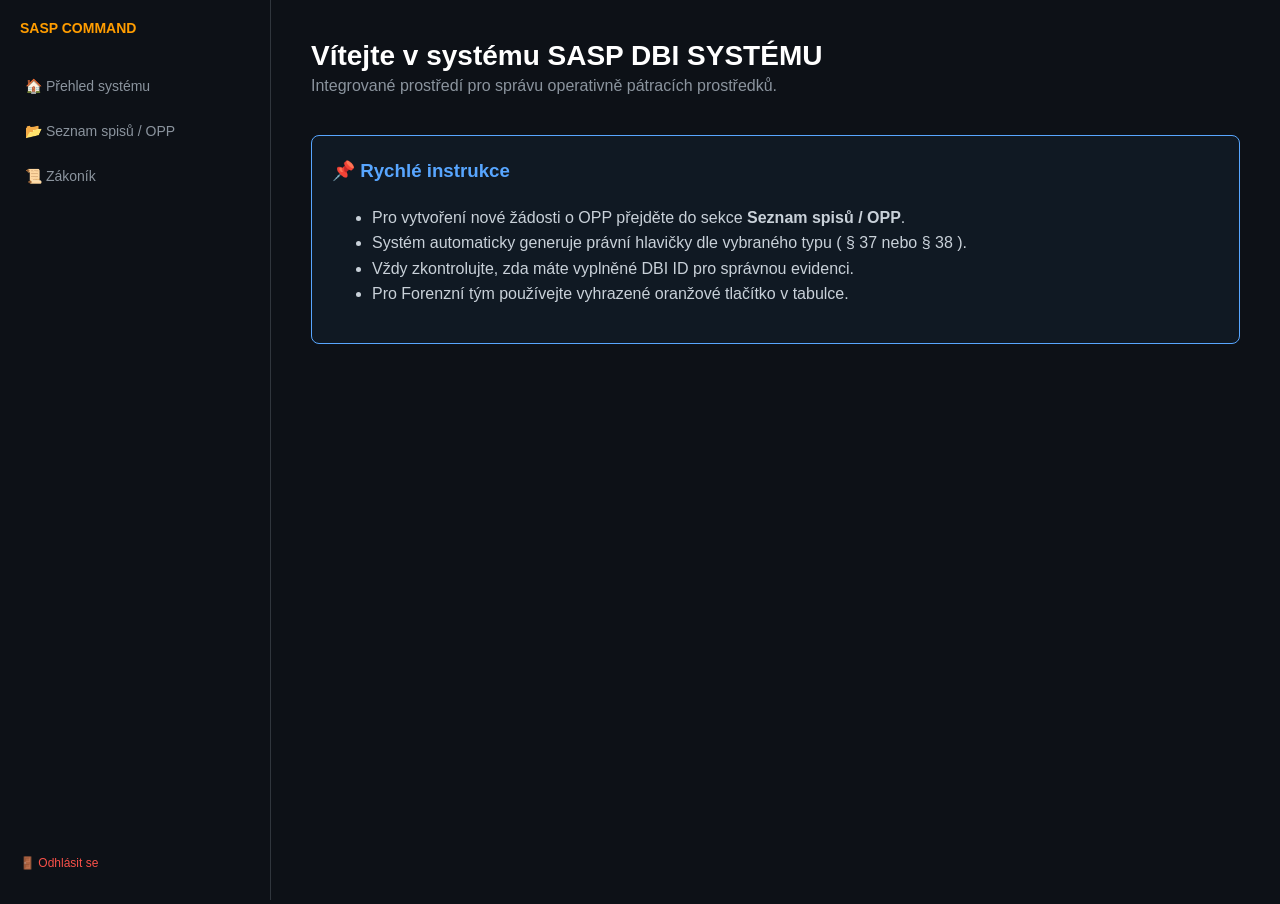
<file: index.html>
<!DOCTYPE html>
<html lang="cs">
<head>
    <meta charset="UTF-8">
    <title>SASP - Evidence</title>
    <style>
        :root { --bg: #0d1117; --side: #161b22; --border: #30363d; --accent: #58a6ff; --text: #c9d1d9; }
        body { background: var(--bg); color: var(--text); font-family: sans-serif; margin: 0; display: flex; height: 100vh; overflow: hidden; }
        .sidebar { width: 220px; background: var(--side); border-right: 1px solid var(--border); padding: 20px; display: flex; flex-direction: column; }
        .sidebar-header { color: #ffa657; font-size: 14px; font-weight: bold; margin-bottom: 25px; text-transform: uppercase; letter-spacing: 1px; }
        .nav-item { width: 100%; padding: 12px; margin-bottom: 8px; background: #21262d; border: 1px solid var(--border); color: #8b949e; border-radius: 6px; cursor: pointer; text-align: left; transition: 0.2s; }
        .nav-item:hover { background: #30363d; color: #fff; border-color: var(--accent); }
        .nav-item.active { background: #1f6feb; color: #fff; border-color: var(--accent); }
        .main { flex-grow: 1; position: relative; }
        iframe { width: 100%; height: 100%; border: none; }
        .right-panel { width: 350px; background: var(--side); border-left: 1px solid var(--border); padding: 15px; display: flex; flex-direction: column; }
        .right-panel h3 { color: var(--accent); font-size: 13px; margin: 0 0 10px 0; text-transform: uppercase; border-bottom: 1px solid var(--border); padding-bottom: 10px; }
        textarea { flex-grow: 1; background: var(--bg); color: var(--text); border: 1px solid var(--border); padding: 10px; resize: none; font-family: monospace; font-size: 11px; border-radius: 4px; }
        .btn-group { display: flex; gap: 5px; margin-top: 10px; }
        .btn { flex: 1; padding: 10px; border: none; border-radius: 4px; cursor: pointer; font-weight: bold; font-size: 11px; text-transform: uppercase; }
        .btn-copy { background: #238636; color: white; }
        .btn-clear { background: #f85149; color: white; }
    </style>
</head>
<body>
    
<div class="main">
    <iframe id="content-frame" src="dashboard.html"></iframe>
</div>

<script>
    function loadPage(btn, url) {
        document.querySelectorAll('.nav-item').forEach(b => b.classList.remove('active'));
        if(btn) btn.classList.add('active');
        document.getElementById('content-frame').src = url;
    }

    window.addEventListener('message', function(e) {
        if (e.data.action === 'open_case') {
            loadPage(null, 'evidence.html?id=' + e.data.caseId);
        } else if (typeof e.data === 'string') {
            document.getElementById('report-area').value = e.data;
        }
    });

    function copyText() {
        const area = document.getElementById('report-area');
        area.select();
        document.execCommand('copy');
        alert("Zkopírováno do schránky!");
    }
</script>
</body>
</html>
</file>
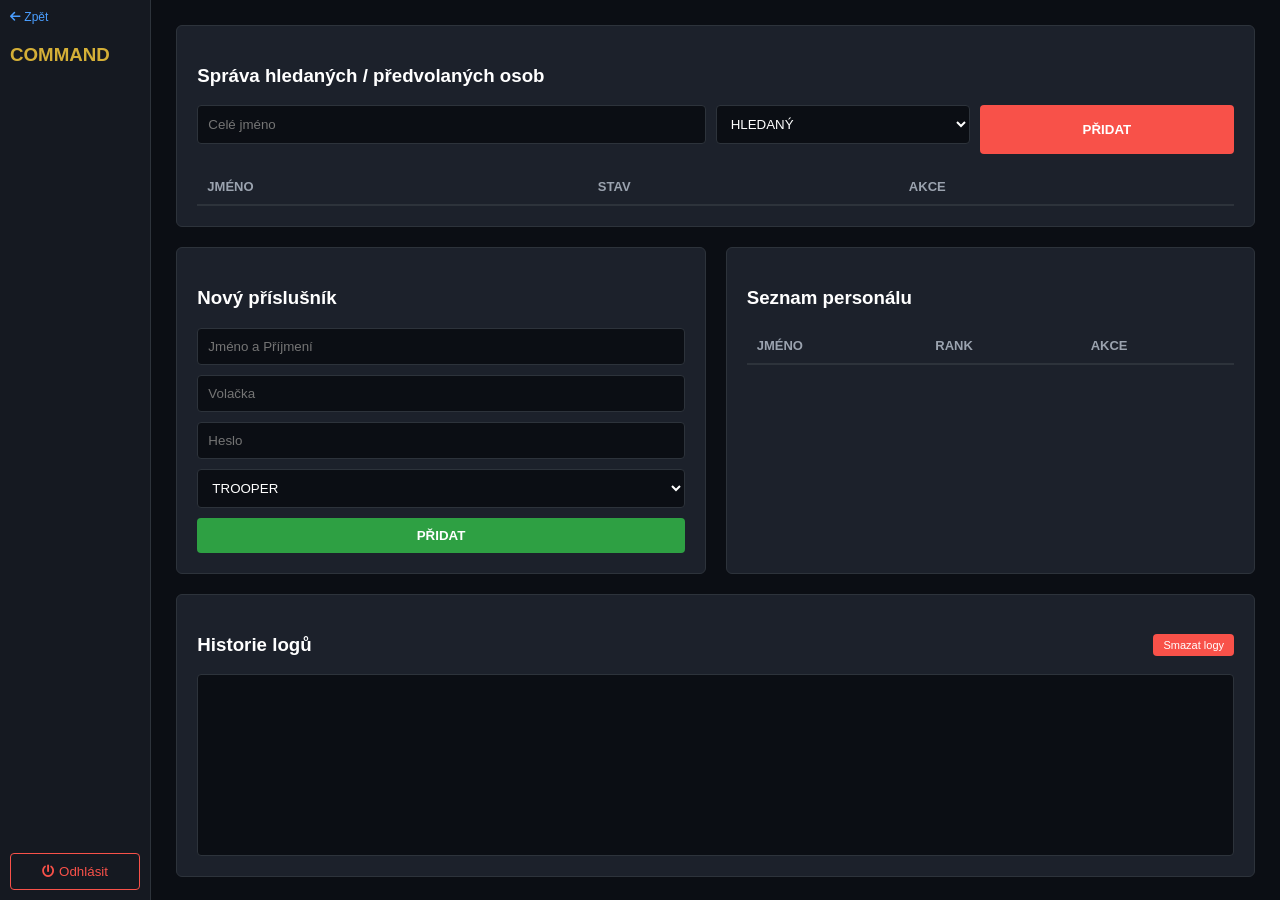
<file: admin.html>
<!DOCTYPE html>
<html lang="cs">
<head>
    <meta charset="UTF-8">
    <title>SASP - Administrace</title>
    <link rel="stylesheet" href="https://cdnjs.cloudflare.com/ajax/libs/font-awesome/6.0.0/css/all.min.css">
    <style>
        :root { --bg-dark: #0b0e14; --sidebar-bg: #151921; --card-bg: #1c212b; --accent-blue: #4a9eff; --border: #2d333b; --gold: #d4af37; --danger: #f85149; --success: #2ea043; }
        body { font-family: 'Segoe UI', sans-serif; background: var(--bg-dark); color: white; margin: 0; display: flex; height: 100vh; }
        .sidebar { width: 200px; background: var(--sidebar-bg); border-right: 1px solid var(--border); padding: 10px; display: flex; flex-direction: column; }
        .main { flex-grow: 1; padding: 25px; overflow-y: auto; }
        .card { background: var(--card-bg); border: 1px solid var(--border); padding: 20px; border-radius: 6px; margin-bottom: 20px; }
        table { width: 100%; border-collapse: collapse; font-size: 13px; }
        th { text-align: left; padding: 10px; color: #9ba3af; border-bottom: 2px solid var(--border); }
        td { padding: 10px; border-bottom: 1px solid var(--border); }
        input, select { background: #0b0e14; border: 1px solid var(--border); color: white; padding: 10px; border-radius: 4px; width: 100%; box-sizing: border-box; margin-bottom: 10px; }
        .btn-action { background: var(--success); color: white; border: none; padding: 10px; border-radius: 4px; cursor: pointer; font-weight: bold; width: 100%; }
        .history-box { background: #0b0e14; padding: 15px; border: 1px solid var(--border); border-radius: 4px; height: 150px; overflow-y: auto; font-family: monospace; font-size: 12px; color: #9ba3af; }
    </style>
</head>
<body>
<div class="sidebar">
    <a href="index.html" style="color: var(--accent-blue); text-decoration: none; font-size: 12px;"><i class="fa-solid fa-arrow-left"></i> Zpět</a>
    <h3 style="color: var(--gold); margin-top: 20px;">COMMAND</h3>
    <div style="flex-grow: 1;"></div>
    <button onclick="logout()" style="background:none; border:1px solid var(--danger); color:var(--danger); padding:10px; border-radius:4px; cursor:pointer;"><i class="fa-solid fa-power-off"></i> Odhlásit</button>
</div>
<div class="main">
    <div class="card">
        <h3>Správa hledaných / předvolaných osob</h3>
        <div style="display:grid; grid-template-columns: 2fr 1fr 1fr; gap:10px; margin-bottom: 15px;">
            <input type="text" id="w-name" placeholder="Celé jméno">
            <select id="w-status"><option value="HLEDANÝ">HLEDANÝ</option><option value="PŘEDVOLANÝ">PŘEDVOLANÝ</option></select>
            <button onclick="addWanted()" class="btn-action" style="background:var(--danger)">PŘIDAT</button>
        </div>
        <table><thead><tr><th>JMÉNO</th><th>STAV</th><th>AKCE</th></tr></thead><tbody id="wanted-table"></tbody></table>
    </div>

    <div style="display: grid; grid-template-columns: 1fr 1fr; gap: 20px;">
        <div class="card">
            <h3>Nový příslušník</h3>
            <input type="text" id="m-name" placeholder="Jméno a Příjmení">
            <input type="text" id="m-call" placeholder="Volačka">
            <input type="text" id="m-pass" placeholder="Heslo">
            <select id="m-rank"><option value="TROOPER">TROOPER</option><option value="SERGEANT">SERGEANT</option><option value="COMMAND">COMMAND</option></select>
            <button onclick="addMember()" class="btn-action">PŘIDAT</button>
        </div>
        <div class="card">
            <h3>Seznam personálu</h3>
            <table><thead><tr><th>JMÉNO</th><th>RANK</th><th>AKCE</th></tr></thead><tbody id="member-table"></tbody></table>
        </div>
    </div>

    <div class="card">
        <div style="display:flex; justify-content:space-between; align-items:center;"><h3>Historie logů</h3><button onclick="clearLogs()" style="background:var(--danger); border:none; color:white; padding:5px 10px; border-radius:4px; cursor:pointer; font-size:11px;">Smazat logy</button></div>
        <div id="history-box" class="history-box"></div>
    </div>
</div>
<script>
    function render() {
        const members = JSON.parse(localStorage.getItem('lspd_members')) || [];
        const wanted = JSON.parse(localStorage.getItem('sasp_wanted')) || [];
        const logs = JSON.parse(localStorage.getItem('lspd_history')) || [];

        document.getElementById('member-table').innerHTML = members.map((m, i) => `<tr><td>${m.name} (${m.callsign})</td><td>${m.rank}</td><td><button onclick="delMember(${i})" style="color:var(--danger); border:none; background:none; cursor:pointer;">Odebrat</button></td></tr>`).join('');
        document.getElementById('wanted-table').innerHTML = wanted.map((p, i) => `<tr><td>${p.name}</td><td style="color:${p.status === 'HLEDANÝ' ? 'var(--danger)' : 'var(--accent-blue)'}">${p.status}</td><td><button onclick="delWanted(${i})" style="color:var(--danger); border:none; background:none; cursor:pointer;"><i class="fa-solid fa-trash"></i></button></td></tr>`).join('');
        document.getElementById('history-box').innerHTML = logs.map(l => `<div>${l}</div>`).join('');
    }

    function addWanted() {
        const name = document.getElementById('w-name').value;
        const status = document.getElementById('w-status').value;
        if(!name) return;
        let wanted = JSON.parse(localStorage.getItem('sasp_wanted')) || [];
        wanted.push({name, status});
        localStorage.setItem('sasp_wanted', JSON.stringify(wanted));
        logAction(`Přidal na seznam ${status}: ${name}`);
        render();
    }

    function addMember() {
        const name = document.getElementById('m-name').value;
        const callsign = document.getElementById('m-call').value;
        const password = document.getElementById('m-pass').value;
        const rank = document.getElementById('m-rank').value;
        if(!name || !password) return;
        let members = JSON.parse(localStorage.getItem('lspd_members')) || [];
        members.push({name, callsign, rank, password});
        localStorage.setItem('lspd_members', JSON.stringify(members));
        logAction(`Vytvořil nového uživatele: ${name}`);
        render();
    }

    function logAction(msg) {
        let logs = JSON.parse(localStorage.getItem('lspd_history')) || [];
        logs.push(`[${new Date().toLocaleString()}] ADMIN: ${msg}`);
        localStorage.setItem('lspd_history', JSON.stringify(logs));
    }

    function delWanted(i) { let w = JSON.parse(localStorage.getItem('sasp_wanted')); w.splice(i, 1); localStorage.setItem('sasp_wanted', JSON.stringify(w)); render(); }
    function delMember(i) { let m = JSON.parse(localStorage.getItem('lspd_members')); m.splice(i, 1); localStorage.setItem('lspd_members', JSON.stringify(m)); render(); }
    function clearLogs() { if(confirm("Opravdu smazat celou historii?")) { localStorage.setItem('lspd_history', JSON.stringify([])); render(); } }
    function logout() { localStorage.removeItem('lspd_logged_session'); window.location.href = 'login.html'; }
    render();
</script>
</body>
</html>
</file>
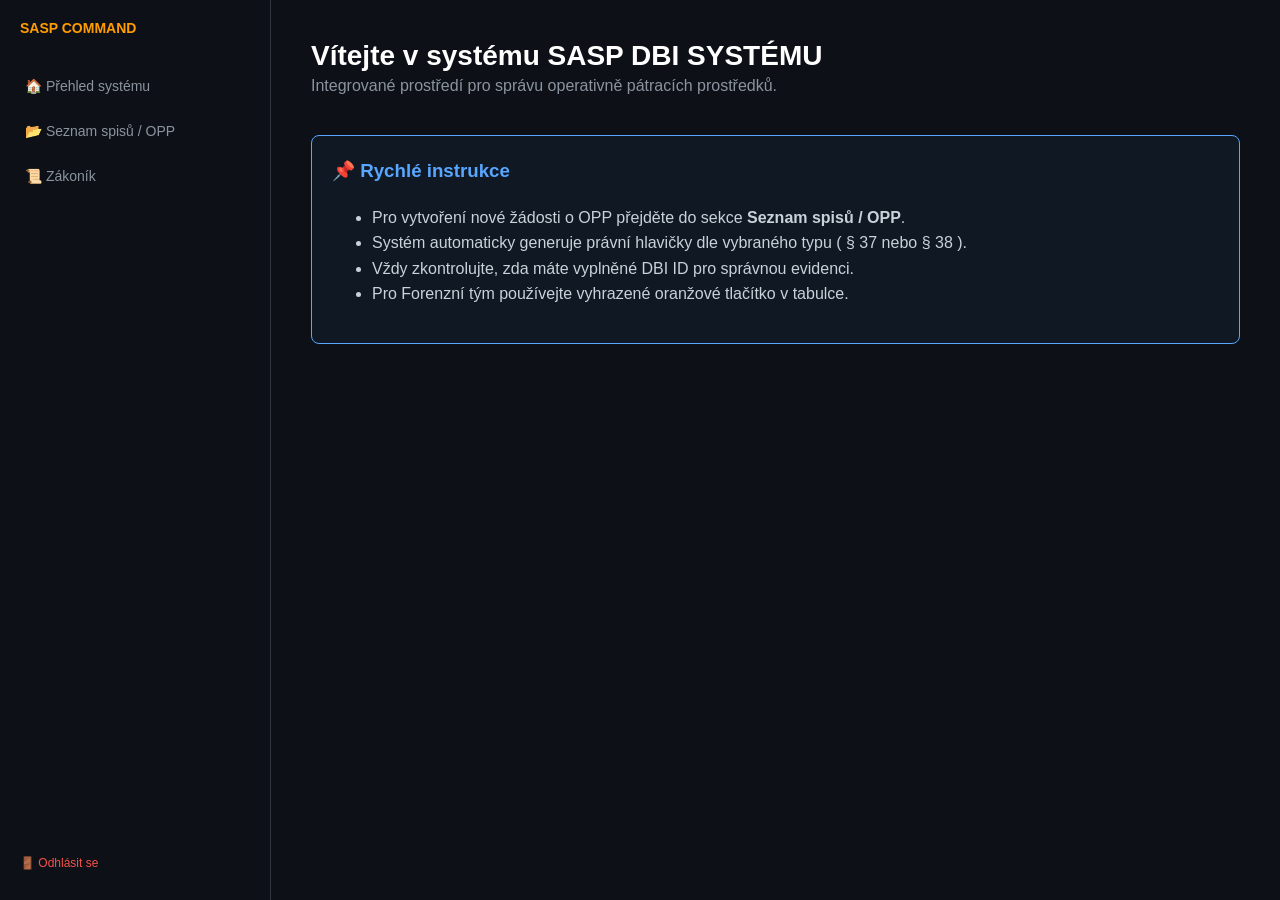
<file: dashboard.html>
<!DOCTYPE html>
<html lang="cs">
<head>
    <meta charset="UTF-8">
    <title>SASP COMMAND - DASHBOARD</title>
    <style>
        :root {
            --bg: #0d1117;
            --card: #161b22;
            --border: #30363d;
            --accent: #58a6ff;
            --success: #2ea043;
            --text: #c9d1d9;
            --warning: #ff9d00;
            --secondary: #21262d;
        }

        body { 
            margin: 0; 
            background-color: var(--bg); 
            color: var(--text); 
            font-family: 'Segoe UI', sans-serif; 
            display: flex; 
            height: 100vh; 
            overflow: hidden; 
        }

        .sidebar { 
            width: 250px; 
            border-right: 1px solid var(--border); 
            padding: 20px 10px; 
            display: flex; 
            flex-direction: column; 
            flex-shrink: 0; 
        }
        .sidebar-header { 
            color: var(--warning); 
            font-weight: bold; 
            font-size: 14px; 
            text-transform: uppercase; 
            margin-bottom: 30px; 
            padding-left: 10px; 
        }
        .menu-item { 
            padding: 12px 15px; 
            border-radius: 6px; 
            cursor: pointer; 
            color: #8b949e; 
            font-size: 14px; 
            margin-bottom: 5px; 
            display: flex; 
            align-items: center; 
            gap: 10px; 
            text-decoration: none; 
            transition: 0.2s;
        }
        .menu-item.active { 
            background-color: #1f6feb; 
            color: white; 
        }
        .menu-item:hover:not(.active) { 
            background-color: #1c2128; 
            color: white;
        }

        .main-content { 
            flex: 1; 
            padding: 40px; 
            overflow-y: auto; 
        }

        .welcome-header {
            margin-bottom: 40px;
        }
        .welcome-header h1 {
            font-size: 28px;
            margin: 0;
            color: white;
        }
        .welcome-header p {
            color: #8b949e;
            margin-top: 5px;
        }

        .stats-grid {
            display: grid;
            grid-template-columns: repeat(auto-fit, minmax(250px, 1fr));
            gap: 20px;
            margin-bottom: 40px;
        }
        .stat-card {
            background: var(--card);
            border: 1px solid var(--border);
            padding: 20px;
            border-radius: 12px;
            position: relative;
        }
        .stat-card .label {
            font-size: 12px;
            text-transform: uppercase;
            color: #8b949e;
            font-weight: bold;
        }
        .stat-card .value {
            font-size: 32px;
            font-weight: bold;
            margin-top: 10px;
            color: var(--accent);
        }
        .stat-card.warning .value { color: var(--warning); }

        .info-box {
            background: rgba(88, 166, 255, 0.05);
            border: 1px solid var(--accent);
            padding: 20px;
            border-radius: 8px;
            line-height: 1.6;
        }
        .info-box h3 {
            margin-top: 0;
            color: var(--accent);
        }
    </style>
</head>
<body>

    <div class="sidebar">
        <div class="sidebar-header">SASP COMMAND</div>
        <a href="dashboard.html?v=1.1" class="menu-item">🏠 Přehled systému</a>
        <a href="evidence.html?v=1.1" class="menu-item">📂 Seznam spisů / OPP</a>
        <a href="https://genk.cz/hry/gta5/zakony-fivem/the-penal-code-of-the-state-of-san-andreas-002-19-r17/" class="menu-item" target="_blank">📜 Zákoník</a>
        
        <a href="login.html" style="margin-top:auto; color:#f85149; text-decoration:none; font-size:12px; padding: 10px;">🚪 Odhlásit se</a>
    </div>

    <div class="main-content">
        <div class="welcome-header">
            <h1>Vítejte v systému SASP DBI SYSTÉMU</h1>
            <p>Integrované prostředí pro správu operativně pátracích prostředků.</p>
        </div>

        <div class="info-box">
            <h3>📌 Rychlé instrukce</h3>
            <ul>
                <li>Pro vytvoření nové žádosti o OPP přejděte do sekce <b>Seznam spisů / OPP</b>.</li>
                <li>Systém automaticky generuje právní hlavičky dle vybraného typu ( § 37 nebo § 38 ).</li>
                <li>Vždy zkontrolujte, zda máte vyplněné DBI ID pro správnou evidenci.</li>
                <li>Pro Forenzní tým používejte vyhrazené oranžové tlačítko v tabulce.</li>
            </ul>
        </div>
    </div>

    <script>
        const savedOPPs = JSON.parse(localStorage.getItem('myOPPs')) || [];
        document.getElementById('stat-count').innerText = savedOPPs.length;
    </script>
</body>
</html>
</file>
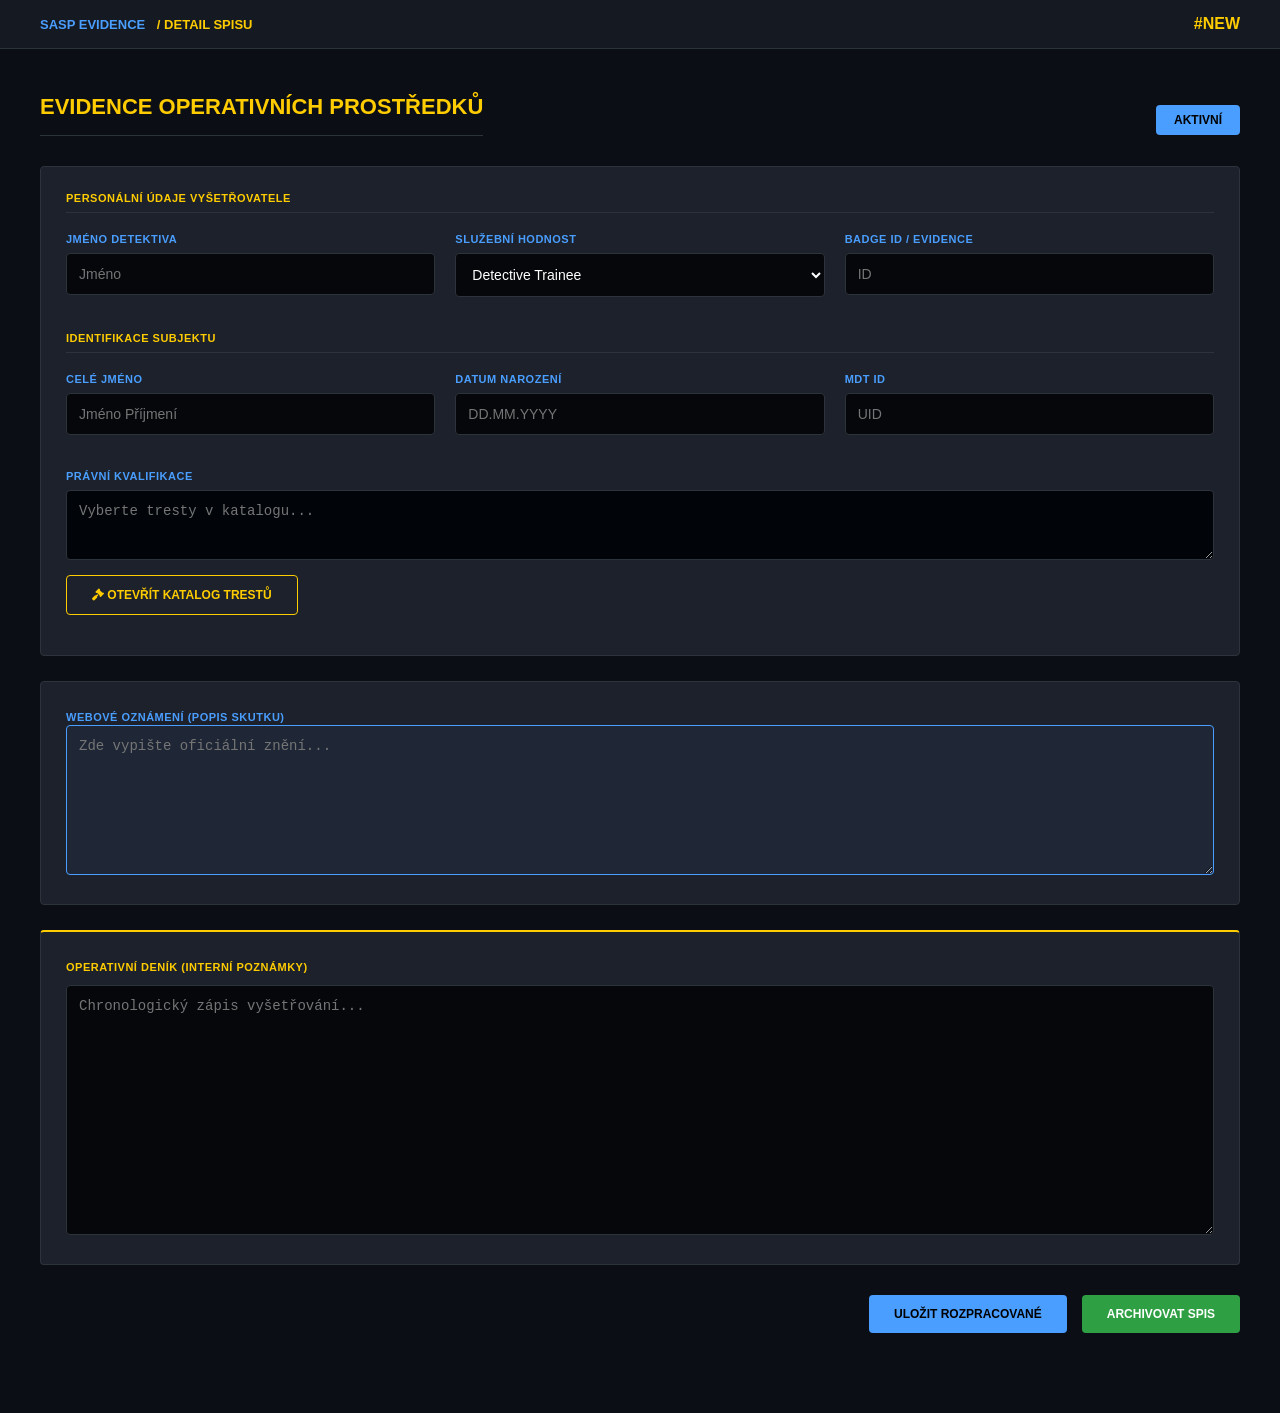
<file: detail.html>
<!DOCTYPE html>
<html lang="cs">
<head>
    <meta charset="UTF-8">
    <title>SASP - Detail Případu</title>
    <link rel="stylesheet" href="https://cdnjs.cloudflare.com/ajax/libs/font-awesome/6.0.0/css/all.min.css">
    <link rel="stylesheet" href="style.css">
</head>
<body>
    <div class="top-bar">
        <div class="breadcrumb"><a href="index.html">SASP EVIDENCE</a> / <span>DETAIL SPISU</span></div>
        <div id="case-num" style="color: var(--gold); font-weight: bold;">#NEW</div>
    </div>

    <div class="container">
        <div style="display: flex; justify-content: space-between; align-items: center; margin-bottom: 5px;">
            <h1>Evidence Operativních Prostředků</h1>
            <div id="status-tag" class="status-tag status-active">AKTIVNÍ</div>
        </div>

        <div id="form-container">
            <div class="card">
                <label style="margin-bottom: 20px; display: block; border-bottom: 1px solid var(--border); padding-bottom: 8px; color: var(--gold);">Personální údaje vyšetřovatele</label>
                <div class="grid-3">
                    <div class="input-group"><label>Jméno detektiva</label><input type="text" id="author" placeholder="Jméno"></div>
                    <div class="input-group">
                        <label>Služební hodnost</label>
                        <select id="rank">
                            <option>Detective Trainee</option><option>Detective I</option><option>Detective II</option><option>Detective III</option><option>Command Staff</option>
                        </select>
                    </div>
                    <div class="input-group"><label>Badge ID / Evidence</label><input type="text" id="case-id" placeholder="ID"></div>
                </div>

                <label style="margin-top: 10px; margin-bottom: 20px; display: block; border-bottom: 1px solid var(--border); padding-bottom: 8px; color: var(--gold);">Identifikace subjektu</label>
                <div class="grid-3">
                    <div class="input-group"><label>Celé jméno</label><input type="text" id="subject" placeholder="Jméno Příjmení"></div>
                    <div class="input-group"><label>Datum narození</label><input type="text" id="birth" placeholder="DD.MM.YYYY"></div>
                    <div class="input-group"><label>MDT ID</label><input type="text" id="mdt-id" placeholder="UID"></div>
                </div>

                <div class="input-group">
                    <label>Právní kvalifikace</label>
                    <textarea id="legal" readonly style="height: 70px; margin-bottom: 10px; background: #010409;" placeholder="Vyberte tresty v katalogu..."></textarea>
                    <button id="cat-btn" class="btn btn-catalog" onclick="openCatalog()"><i class="fa-solid fa-gavel"></i> OTEVŘÍT KATALOG TRESTŮ</button>
                </div>
            </div>

            <div class="card">
                <label>Webové oznámení (Popis skutku)</label>
                <textarea id="web-oznameni" class="web-oznameni" placeholder="Zde vypište oficiální znění..."></textarea>
            </div>

            <div class="card" style="border-top: 2px solid var(--gold);">
                <label style="color: var(--gold);">Operativní deník (Interní poznámky)</label>
                <textarea id="notes" style="height: 250px; margin-top: 10px;" placeholder="Chronologický zápis vyšetřování..."></textarea>
            </div>
        </div>

        <div class="footer-btns" id="action-area">
            <button class="btn btn-save" onclick="saveData('OTEVŘENO')">Uložit rozpracované</button>
            <button class="btn btn-close" onclick="saveData('VYŘEŠENO')">Archivovat spis</button>
        </div>
    </div>

    <div id="catalogModal" class="modal">
        <div class="modal-content">
            <div class="modal-header">
                <h2><i class="fa-solid fa-book"></i> PENAL CODE - VÝBĚR TRESTNÝCH ČINŮ</h2>
                <span class="close-modal" onclick="closeCatalog()">&times;</span>
            </div>
            <iframe src="tresty.html" id="catalog-iframe"></iframe>
        </div>
    </div>

    <script>
        const DB = 'lspd_v15_data';
        const urlParams = new URLSearchParams(window.location.search);
        const cid = urlParams.get('id');
        let records = JSON.parse(localStorage.getItem(DB)) || [];

        // Načtení dat z databáze
        if(cid !== null && records[cid]) {
            let r = records[cid];
            document.getElementById('author').value = r.author || '';
            document.getElementById('rank').value = r.rank || 'Detective I';
            document.getElementById('case-id').value = r.id || '';
            document.getElementById('subject').value = r.subject || '';
            document.getElementById('birth').value = r.birth || '';
            document.getElementById('mdt-id').value = r.mdt || '';
            document.getElementById('legal').value = r.legal || '';
            document.getElementById('web-oznameni').value = r.webOznameni || '';
            document.getElementById('notes').value = r.notes || '';
            document.getElementById('case-num').innerText = "#" + (r.id || 'NEW');

            if(r.status === 'VYŘEŠENO') {
                const tag = document.getElementById('status-tag');
                tag.innerText = "ARCHIVOVÁNO";
                tag.className = "status-tag status-archived";
                document.getElementById('form-container').classList.add('locked-mode');
                document.getElementById('action-area').style.display = 'none';
            }
        }

        // Funkce pro modal
        function openCatalog() { document.getElementById("catalogModal").style.display = "block"; }
        function closeCatalog() { document.getElementById("catalogModal").style.display = "none"; }
        window.onclick = function(event) { if (event.target == document.getElementById("catalogModal")) closeCatalog(); }

        // HLAVNÍ OPRAVA: Naslouchání na výběr trestů
        window.addEventListener('storage', (e) => {
            if (e.key === 'temp_crimes' && e.newValue) {
                document.getElementById('legal').value = e.newValue;
                localStorage.removeItem('temp_crimes');
                closeCatalog();
            }
        });

        // Záložní kontrola (Interval) pro některé prohlížeče
        setInterval(() => {
            const p = localStorage.getItem('temp_crimes');
            if(p) { 
                document.getElementById('legal').value = p; 
                localStorage.removeItem('temp_crimes');
                closeCatalog(); 
            }
        }, 500);

        function saveData(status) {
            let entry = {
                author: document.getElementById('author').value,
                rank: document.getElementById('rank').value,
                id: document.getElementById('case-id').value,
                subject: document.getElementById('subject').value,
                birth: document.getElementById('birth').value,
                mdt: document.getElementById('mdt-id').value,
                legal: document.getElementById('legal').value,
                webOznameni: document.getElementById('web-oznameni').value,
                notes: document.getElementById('notes').value,
                status: status
            };
            if(cid !== null) records[cid] = entry; else records.push(entry);
            localStorage.setItem(DB, JSON.stringify(records));
            window.location.href = 'index.html';
        }
    </script>
</body>
</html>
</file>
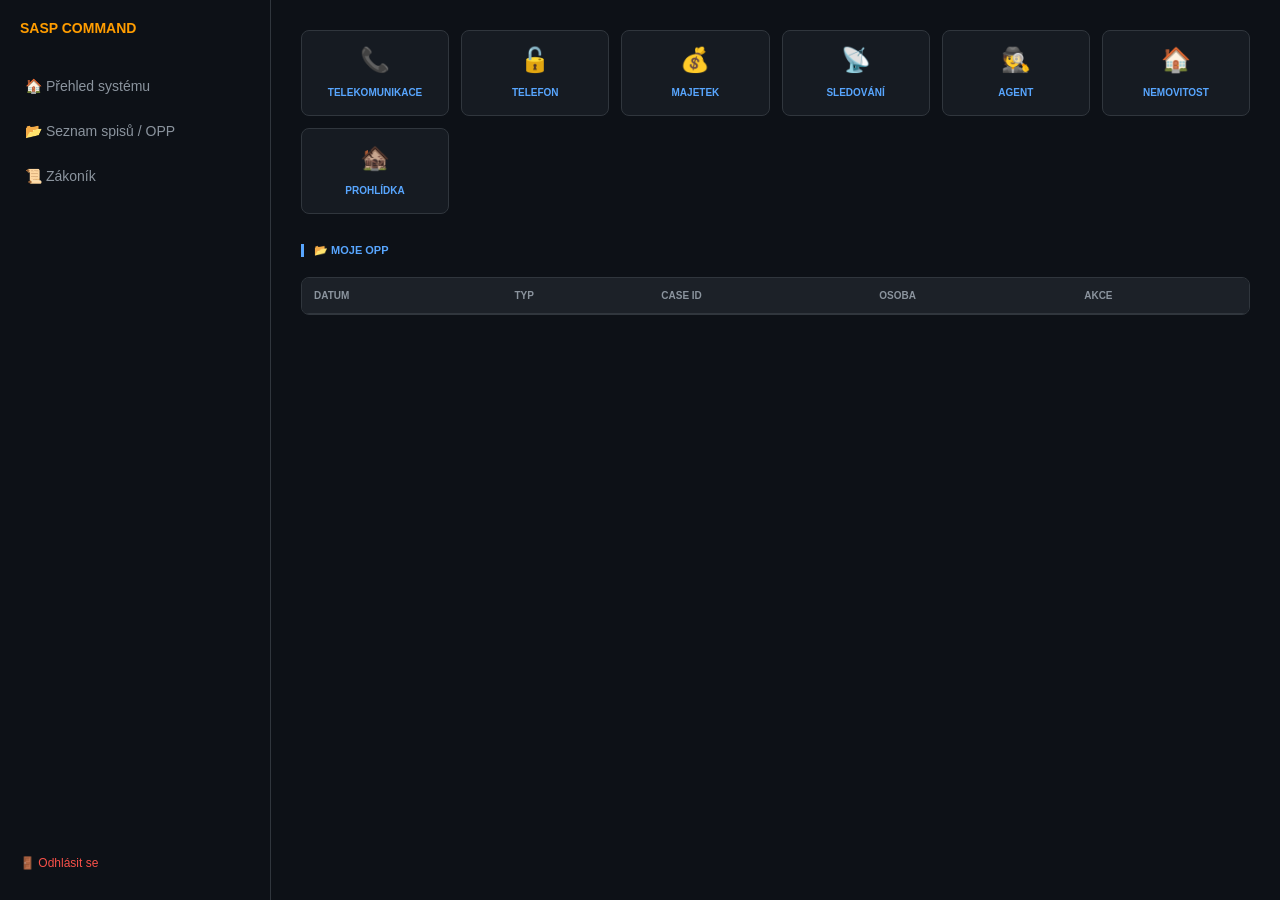
<file: evidence.html>
<!DOCTYPE html>
<html lang="cs">
<head>
    <meta charset="UTF-8">
    <title>SASP COMMAND - OPP EVIDENCE</title>
    <style>
        :root {
            --bg: #0d1117;
            --card: #161b22;
            --border: #30363d;
            --accent: #58a6ff;
            --success: #2ea043;
            --text: #c9d1d9;
            --warning: #ff9d00;
            --danger: #f85149;
            --secondary: #21262d;
        }

        body { margin: 0; background-color: var(--bg); color: var(--text); font-family: 'Segoe UI', sans-serif; display: flex; height: 100vh; overflow: hidden; }

        .sidebar { width: 250px; border-right: 1px solid var(--border); padding: 20px 10px; display: flex; flex-direction: column; flex-shrink: 0; }
        .sidebar-header { color: var(--warning); font-weight: bold; font-size: 14px; text-transform: uppercase; margin-bottom: 30px; padding-left: 10px; }
        .menu-item { padding: 12px 15px; border-radius: 6px; cursor: pointer; color: #8b949e; font-size: 14px; margin-bottom: 5px; display: flex; align-items: center; gap: 10px; text-decoration: none; }
        .menu-item.active { background-color: #1f6feb; color: white; }
        .menu-item:hover:not(.active) { background-color: #1c2128; }

        .main-content { flex: 1; padding: 30px; overflow-y: auto; }

        .opp-menu { display: grid; grid-template-columns: repeat(auto-fit, minmax(140px, 1fr)); gap: 12px; margin-bottom: 30px; }
        .opp-card { background: var(--card); border: 1px solid var(--border); padding: 15px; text-align: center; border-radius: 8px; cursor: pointer; transition: 0.2s; }
        .opp-card:hover { border-color: var(--accent); transform: translateY(-2px); }
        .opp-card div { font-size: 24px; margin-bottom: 8px; }
        .opp-card span { font-size: 10px; font-weight: bold; text-transform: uppercase; color: var(--accent); }

        #form-container { display: none; background: var(--card); border: 1px solid var(--border); padding: 30px; border-radius: 8px; max-width: 1000px; margin: 0 auto; }
        .section-title { color: var(--accent); margin: 20px 0 10px; font-weight: bold; font-size: 11px; text-transform: uppercase; border-left: 3px solid var(--accent); padding-left: 10px; display: flex; justify-content: space-between; align-items: center; }
        .section-title.at-header { color: var(--warning); border-left-color: var(--warning); }
        
        .person-row { display: grid; grid-template-columns: 2fr 1fr 1fr 40px; gap: 10px; margin-bottom: 8px; background: #0d1117; padding: 10px; border-radius: 4px; border: 1px solid var(--border); }
        input, select, textarea { width: 100%; padding: 10px; background: #05070a; border: 1px solid var(--border); color: white; border-radius: 4px; box-sizing: border-box; font-size: 13px; }
        
        .at-textarea { 
            border: 1px solid var(--warning) !important; 
            background: rgba(255, 157, 0, 0.05) !important; 
            font-family: 'Consolas', monospace; 
            line-height: 1.4; 
            color: #ffca28;
            cursor: not-allowed;
        }

        .table-container { background: var(--card); border: 1px solid var(--border); border-radius: 8px; overflow: hidden; margin-top: 20px; }
        table { width: 100%; border-collapse: collapse; font-size: 13px; }
        th { background: #1c2128; padding: 12px; text-align: left; color: #8b949e; text-transform: uppercase; font-size: 10px; border-bottom: 1px solid var(--border); }
        td { padding: 12px; border-bottom: 1px solid var(--border); }

        #view-modal { display: none; position: fixed; top: 0; left: 0; width: 100%; height: 100%; background: rgba(0,0,0,0.9); z-index: 9999; justify-content: center; align-items: center; }
        .modal-content { background: var(--card); border: 1px solid var(--border); padding: 30px; border-radius: 8px; width: 750px; max-height: 90vh; overflow-y: auto; }
        .pre-text { white-space: pre-wrap; font-family: 'Consolas', monospace; font-size: 13px; color: #fff; background: #0d1117; padding: 25px; border-radius: 4px; border: 1px solid var(--border); line-height: 1.5; }
        
        .btn-table { padding: 5px 8px; border-radius: 4px; border: 1px solid var(--border); background: var(--secondary); color: #c9d1d9; cursor: pointer; font-size: 11px; margin-right: 4px; }
        .btn-view { color: var(--success); border-color: var(--success); } /* ZELENÉ TLAČÍTKO */
        .btn-at { color: var(--warning); border-color: var(--warning); }
        .law-tag { display: inline-block; background: #1f6feb; color: white; padding: 4px 8px; border-radius: 4px; margin-right: 5px; margin-bottom: 5px; font-size: 11px; }
    </style>
</head>
<body>

    <div id="view-modal">
        <div class="modal-content">
            <h3 id="modal-title-text" style="color:var(--accent); margin:0 0 20px 0">NÁHLED ŽÁDOSTI</h3>
            <div id="modal-text" class="pre-text"></div>
            <div style="display:flex; gap:10px; margin-top:20px;">
                <button onclick="copyCurrentView()" style="flex:1; padding:12px; background:var(--success); color:white; border:none; border-radius:4px; cursor:pointer; font-weight:bold;">KOPÍROVAT TEXT</button>
                <button onclick="document.getElementById('view-modal').style.display='none'" style="flex:1; padding:12px; background:var(--secondary); color:white; border:none; border-radius:4px; cursor:pointer;">ZAVŘÍT</button>
            </div>
        </div>
    </div>

    <div class="sidebar">
        <div class="sidebar-header">SASP COMMAND</div>
        <a href="dashboard.html?v=1.1" class="menu-item">🏠 Přehled systému</a>
        <a href="evidence.html?v=1.1" class="menu-item">📂 Seznam spisů / OPP</a>
        <a href="https://genk.cz/hry/gta5/zakony-fivem/the-penal-code-of-the-state-of-san-andreas-002-19-r17/" class="menu-item" target="_blank">📜 Zákoník</a>
        <a href="login.html" style="margin-top:auto; color:#f85149; text-decoration:none; font-size:12px; padding: 10px;">🚪 Odhlásit se</a>
    </div>

    <div class="main-content">
        <div id="dashboard">
            <div class="opp-menu">
                <div class="opp-card" onclick="openForm('📞', 'Výpis Telekomunikace')"><div>📞</div><span>Telekomunikace</span></div>
                <div class="opp-card" onclick="openForm('🔓', 'Prolomení Telefonu')"><div>🔓</div><span>Telefon</span></div>
                <div class="opp-card" onclick="openForm('💰', 'Majetek')"><div>💰</div><span>Majetek</span></div>
                <div class="opp-card" onclick="openForm('📡', 'Sledování osoby')"><div>📡</div><span>Sledování</span></div>
                <div class="opp-card" onclick="openForm('🕵️', 'Zastírající agent')"><div>🕵️</div><span>Agent</span></div>
                <div class="opp-card" onclick="openForm('🏠', 'Výpis nemovitosti')"><div>🏠</div><span>Nemovitost</span></div>
                <div class="opp-card" onclick="openForm('🏚️', 'Domovní prohlídka')"><div>🏚️</div><span>Prohlídka</span></div>
            </div>

            <div class="section-title">📂 Moje OPP</div>
            <div class="table-container">
                <table>
                    <thead><tr><th>Datum</th><th>Typ</th><th>Case ID</th><th>Osoba</th><th>Akce</th></tr></thead>
                    <tbody id="opp-table-body"></tbody>
                </table>
            </div>
        </div>

        <div id="form-container">
            <button onclick="hideForm()" style="background:var(--secondary); border:1px solid var(--border); color:#8b949e; cursor:pointer; padding:6px 12px; border-radius:4px; margin-bottom:20px;">← ZPĚT</button>
            <h2 id="form-title" style="margin:0; text-transform:uppercase; font-size: 22px; color:white;"></h2>
            
            <div class="section-title">👮 Vyžadující příslušník</div>
            <div style="display: grid; grid-template-columns: 2fr 0.8fr 1.2fr 1fr; gap: 15px;">
                <div><label>Příslušník</label><input type="text" id="off-name" placeholder="Jméno Příjmení" oninput="updateAT()"></div>
                <div><label>BN</label><input type="text" id="off-bn" maxlength="4" placeholder="0000"></div>
                <div><label>Hodnost</label>
                    <select id="off-rank" onchange="updateAT()">
                        <option>Detective I</option><option>Detective II</option><option>Detective III</option>
                        <option>Command Staff</option>
                    </select>
                </div>
                <div><label>Case ID</label><input type="text" id="case-id" value="#2026-XXXX"></div>
            </div>

            <div class="section-title">
                <span>👥 Podezřelé osoby</span>
                <button onclick="addPersonRow()" style="background:var(--secondary); color:var(--accent); border:1px solid var(--accent); padding:4px 8px; border-radius:4px; cursor:pointer; font-size:10px;">+ PŘIDAT OSOBU</button>
            </div>
            <div id="persons-list"></div>

            <div class="section-title">📦 Předmět / Zařízení / Adresa</div>
            <input type="text" id="spec-val" placeholder="Např. Mobilní telefon 777-777, Adresa objektu...">

            <div class="section-title">⚖️ Kvalifikace</div>
            <div id="selected-laws" style="background:#000; padding:10px; border:1px solid var(--border); min-height:45px; border-radius:4px;"></div>
            <input type="text" id="law-search" placeholder="Hledat v zákoníku..." oninput="renderLaws(this.value)" style="margin-top:10px;">
            <div id="law-list-box" style="max-height:120px; overflow-y:auto; background:#05070a; border:1px solid var(--border); margin-top:5px;"></div>

            <div class="section-title">📑 Zjištěné skutečnosti</div>
            <textarea id="oduvodneni" rows="4" placeholder="Zde vypište odůvodnění žádosti..."></textarea>

            <div class="section-title at-header">🟠 Automatická zpráva pro Forenzní tým / AT 🟠</div>
            <textarea id="at-message" class="at-textarea" rows="18" readonly placeholder="Tato zpráva se generuje automaticky..."></textarea>

            <div class="section-title">📎 Přílohy</div>
            <textarea id="prilohy" rows="2" placeholder="Odkazy na záznamy, Imgur..."></textarea>

            <button onclick="saveOPP()" style="background:var(--success); color:white; border:none; padding:15px; width:100%; font-weight:bold; cursor:pointer; margin-top:25px; border-radius:6px;">🚀 ULOŽIT ŽÁDOST</button>
        </div>
    </div>

    <script>
        let allLawsData = [];
        let savedOPPs = JSON.parse(localStorage.getItem('myOPPs')) || [];
        let currentType = "";

        fetch('laws.json').then(res => res.json()).then(data => {
            allLawsData = data.categories;
            renderLaws();
            renderTable();
        });

        function addPersonRow() {
            const container = document.getElementById('persons-list');
            const div = document.createElement('div');
            div.className = 'person-row';
            div.innerHTML = `
                <input type="text" class="p-name" placeholder="Jméno Příjmení" oninput="updateAT()">
                <input type="text" class="p-dob" placeholder="DD.MM.RRRR" oninput="updateAT()">
                <input type="text" class="p-id" placeholder="MDT ID">
                <button onclick="this.parentElement.remove(); updateAT();" style="background:none; border:none; color:red; cursor:pointer;">×</button>
            `;
            container.appendChild(div);
            updateAT();
        }

        function updateAT() {
            const atBox = document.getElementById('at-message');
            const officerName = document.getElementById('off-name').value || "[Jméno Příjmení]";
            const officerRank = document.getElementById('off-rank').value;
            
            const personRows = document.querySelectorAll('.person-row');
            let personsList = Array.from(personRows)
                .map(row => {
                    const name = row.querySelector('.p-name').value.trim();
                    const dob = row.querySelector('.p-dob').value.trim();
                    if (name === "") return null;
                    return dob !== "" ? `${name}, ${dob}` : name;
                })
                .filter(v => v !== null)
                .join('\n');
            
            if (personsList === "") personsList = "[Podezřelá Osoba]";

            let template = "";
            const atSignature = `\n\n${officerName}\n${officerRank}\n*San Andreas State Police*`;

            if (currentType === "Výpis Telekomunikace") {
                template = `Dobrý den,\n\nna základě souhlasu státního zástupce žádám o poskytnutí výpisu telekomunikačního provozu v rámci probíhajícího vyšetřování.\n\nŽádost se týká těchto osob:\n${personsList}\n\nŽádám o:\n\n- výpis telekomunikačního provozu,\n- historii hovorů a SMS,\n- identifikaci kontaktovaných čísel,\n- případné lokalizační údaje zařízení, pokud jsou k dispozici.\n\nSouhlas státního zástupce je přiložen v příloze.\n\nDěkuji za spolupráci.${atSignature}`;
            } else if (currentType === "Prolomení Telefonu") {
                template = `Dobrý den,\n\nna základě souhlasu státního zástupce žádám forenzní tým o prolomení mobilních telefonů a analýzu zajištěných dat v rámci probíhajícího vyšetřování.\n\nŽádost se týká těchto osob:\n\n${personsList}\n\nŽádám o:\n\n- prolomení zajištěných mobilních telefonů,\n- analýzu uložených dat,\n- zajištění komunikace, kontaktů, zpráv a dalších relevantních dat,\n- vyhodnocení případných souvislostí s vyšetřovaným případem.\n\nSouhlas státního zástupce je přiložen v příloze.\n\nDěkuji za spolupráci.${atSignature}`;
            } else if (currentType === "Majetek") {
                template = `Dobrý den,\n\nna základě souhlasu státního zástupce žádám v rámci probíhajícího vyšetřování o výpis a prověrku majetku následujících osob:\n\nŽádost se týká těchto osob:\n\n${personsList}\n\nŽádám o prověření a poskytnutí informací zejména o:\n\n- bankovních účtech a finančních prostředcích,\n- movitém majetku vyšší hodnoty,\n- případných závazcích nebo dluzích,\n- dalších evidovaných majetkových položkách.\n\nSouhlas státního zástupce k použití operativně pátracích prostředků je přiložen v příloze.\n\nDěkuji za spolupráci.${atSignature}`;
            } else {
                template = "Pro tento typ OPP není definována automatická zpráva.";
            }

            atBox.value = template;
        }

        function openForm(icon, title) {
            currentType = title;
            document.getElementById('dashboard').style.display = 'none';
            document.getElementById('form-container').style.display = 'block';
            document.getElementById('form-title').innerText = `${icon} ${title}`;
            
            document.getElementById('persons-list').innerHTML = '';
            addPersonRow();
            document.getElementById('spec-val').value = '';
            document.getElementById('oduvodneni').value = ''; 
            document.getElementById('selected-laws').innerHTML = '';
            document.getElementById('prilohy').value = '';
            updateAT();
        }

        function hideForm() {
            document.getElementById('dashboard').style.display = 'block';
            document.getElementById('form-container').style.display = 'none';
        }

        function saveOPP() {
            const personsDetails = [...document.querySelectorAll('.person-row')].map(r => 
                `${r.querySelector('.p-name').value} (${r.querySelector('.p-dob').value}) [MDT:${r.querySelector('.p-id').value}]`
            ).join('\n');

            const opp = {
                id: Date.now(),
                date: new Date().toLocaleDateString(),
                type: currentType,
                fullTitle: document.getElementById('form-title').innerText,
                officer: document.getElementById('off-name').value,
                bn: document.getElementById('off-bn').value,
                rank: document.getElementById('off-rank').value,
                caseId: document.getElementById('case-id').value,
                personList: personsDetails,
                spec: document.getElementById('spec-val').value,
                laws: [...document.querySelectorAll('#selected-laws .txt')].map(el => el.innerText).join(', '),
                text: document.getElementById('oduvodneni').value,
                atText: document.getElementById('at-message').value,
                att: document.getElementById('prilohy').value
            };
            savedOPPs.push(opp);
            localStorage.setItem('myOPPs', JSON.stringify(savedOPPs));
            renderTable();
            hideForm();
        }

        function renderTable() {
            const tbody = document.getElementById('opp-table-body');
            tbody.innerHTML = '';
            [...savedOPPs].reverse().forEach(o => {
                const tr = document.createElement('tr');
                tr.innerHTML = `<td>${o.date}</td><td>${o.fullTitle}</td><td>${o.caseId}</td><td>${o.personList.split('\n')[0]}...</td>
                <td>
                    <button class="btn-table btn-view" onclick="viewOPP(${o.id})">Zobrazit</button>
                    <button class="btn-table btn-at" onclick="viewForenzni(${o.id})">Forenzní</button>
                    <button class="btn-table" style="color:var(--danger)" onclick="deleteOPP(${o.id})">Smazat</button>
                </td>`;
                tbody.appendChild(tr);
            });
        }

        function renderLaws(filter = '') {
            const box = document.getElementById('law-list-box');
            box.innerHTML = '';
            allLawsData.forEach(cat => {
                cat.laws.forEach(law => {
                    law.subs.forEach(sub => {
                        if (`${law.title} ${sub.text}`.toLowerCase().includes(filter.toLowerCase())) {
                            const item = document.createElement('div');
                            item.style.padding = '8px'; item.style.cursor = 'pointer'; item.style.borderBottom = '1px solid #161b22';
                            item.innerHTML = `<strong>${law.title}</strong> <small>${sub.text}</small>`;
                            item.onclick = () => addLaw(`${law.title} ${sub.label}`);
                            box.appendChild(item);
                        }
                    });
                });
            });
        }

        function addLaw(text) {
            const container = document.getElementById('selected-laws');
            const span = document.createElement('span');
            span.className = 'law-tag';
            span.innerHTML = `<span class="txt">${text}</span> <b onclick="this.parentElement.remove()" style="cursor:pointer;margin-left:5px">×</b>`;
            container.appendChild(span);
        }

        function formatDiscord(o) {
            const isFT = o.type.includes("Telefon") || o.type.includes("Telekomunikace");
            const isDP = o.type.includes("Domovní prohlídka");
            
            let ping = isFT ? "||<@654411469953302538>||" : "";
            
            let header = isDP 
                ? "**PODNĚT K VYDÁNÍ SOUHLASU STÁTNÍHO ZÁSTUPCE K PROVEDENÍ PROHLÍDKY DLE § 38 Z.Č. 006-19**"
                : "**ŽÁDOST O UŽITÍ OPP DLE § 37 Z.Č. 006-19**";

            let output = `${ping}\n${header}\n\n` +
                `**Vyžadující příslušník:** ${o.officer} [${o.bn}]\n` +
                `**Prostředek:** ${o.fullTitle}\n` +
                `**Podezřelá osoba / osoby:**\n${o.personList}\n` +
                `**Trestný čin:** ${o.laws}\n` +
                `**Předmět / Zařízení / Adresa:** ${o.spec}\n` +
                `**Zjištěné skutečnosti:** ${o.text || "V rámci vyšetřování."}\n\n` +
                `**PŘILOHY:**\n${o.att || "Nebyly doloženy"}\n\n` +
                `S pozdravem,\n${o.officer}\n${o.rank}\n*San Andreas State Police*`;
            
            return output;
        }

        function viewOPP(id) {
            const o = savedOPPs.find(x => x.id === id);
            document.getElementById('modal-title-text').innerText = "NÁHLED ŽÁDOSTI";
            document.getElementById('modal-title-text').style.color = "var(--success)";
            document.getElementById('modal-text').innerText = formatDiscord(o);
            document.getElementById('view-modal').style.display = 'flex';
        }

        function viewForenzni(id) {
            const o = savedOPPs.find(x => x.id === id);
            document.getElementById('modal-title-text').innerText = "ZPRÁVA PRO FORENZNÍ TÝM";
            document.getElementById('modal-title-text').style.color = "var(--warning)";
            document.getElementById('modal-text').innerText = o.atText || "Žádná zpráva nebyla vygenerována.";
            document.getElementById('view-modal').style.display = 'flex';
        }

        function copyCurrentView() {
            const text = document.getElementById('modal-text').innerText;
            navigator.clipboard.writeText(text);
            alert("Text zkopírován!");
        }

        function deleteOPP(id) {
            savedOPPs = savedOPPs.filter(x => x.id !== id);
            localStorage.setItem('myOPPs', JSON.stringify(savedOPPs));
            renderTable();
        }

        window.onload = function() {
        if(document.getElementById('off-name')) document.getElementById('off-name').value = '';
        renderTable(); // Znovu vykreslí tabulku z localStorage
        };
    </script>
</body>
</html>
</file>
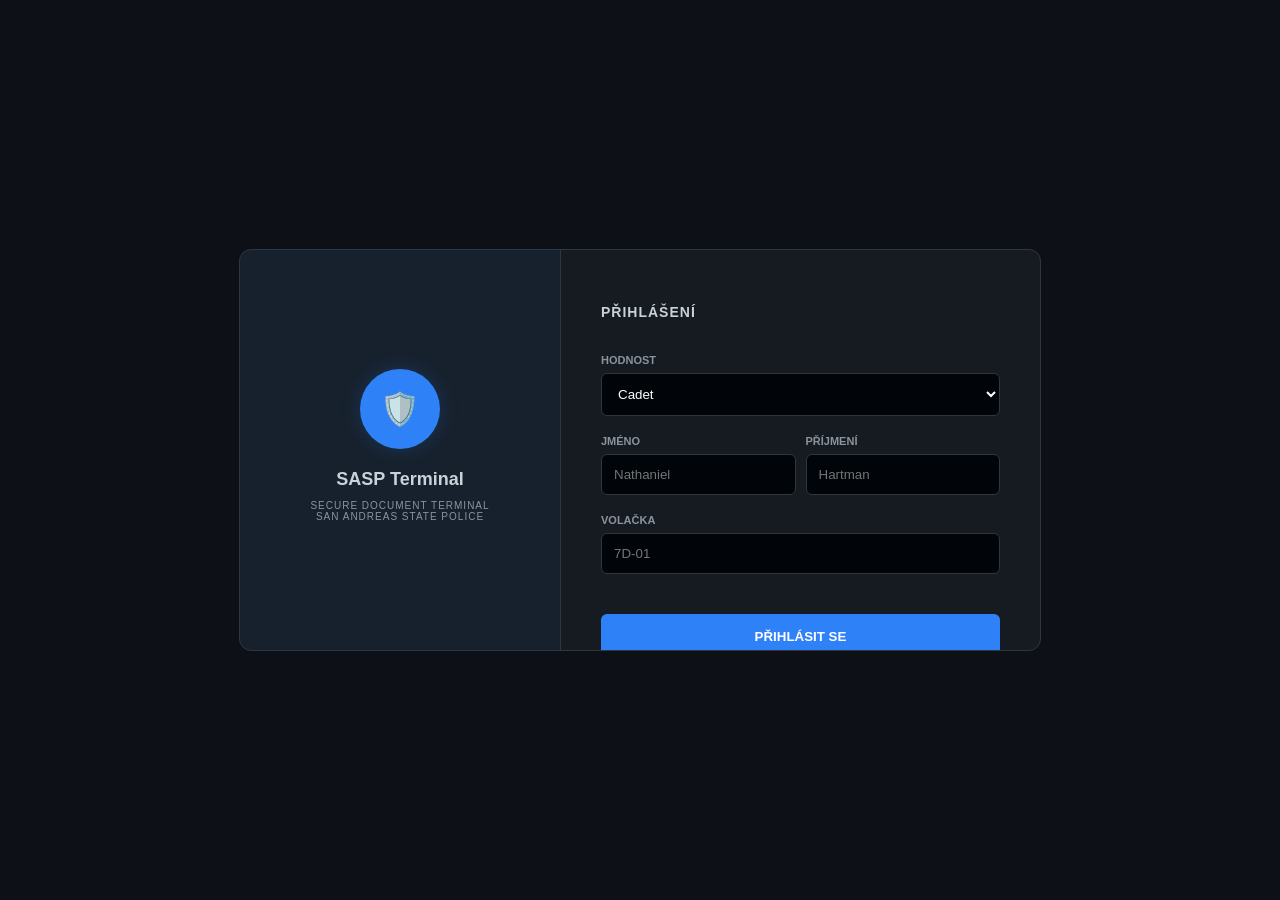
<file: login.html>
<!DOCTYPE html>
<html lang="cs">
<head>
    <meta charset="UTF-8">
    <title>SASP Terminal - Login</title>
    <style>
        :root { --bg: #0d1117; --accent: #2f81f7; --border: #30363d; --panel: #161b22; --text: #c9d1d9; }
        body { background: var(--bg); color: var(--text); font-family: -apple-system, sans-serif; margin: 0; display: flex; align-items: center; justify-content: center; height: 100vh; }
        .login-card { background: var(--panel); border: 1px solid var(--border); width: 800px; height: 400px; display: flex; border-radius: 12px; overflow: hidden; }
        .login-left { width: 35%; background: rgba(47, 129, 247, 0.05); display: flex; flex-direction: column; align-items: center; justify-content: center; border-right: 1px solid var(--border); padding: 20px; text-align: center; }
        .login-right { flex: 1; padding: 40px; }
        .badge-icon { width: 80px; height: 80px; background: var(--accent); border-radius: 50%; display: flex; align-items: center; justify-content: center; margin-bottom: 20px; font-size: 32px; box-shadow: 0 0 20px rgba(47, 129, 247, 0.2); }
        input, select { background: #010409; border: 1px solid var(--border); color: white; padding: 12px; border-radius: 6px; width: 100%; box-sizing: border-box; margin-top: 5px; }
        label { font-size: 11px; color: #8b949e; text-transform: uppercase; font-weight: bold; }
        .btn-login { background: var(--accent); color: white; border: none; padding: 15px; border-radius: 6px; font-weight: bold; cursor: pointer; margin-top: 25px; width: 100%; text-transform: uppercase; }
        .remember { display: flex; align-items: center; gap: 8px; margin-top: 15px; font-size: 12px; color: #8b949e; }
    </style>
</head>
<body>
    <div class="login-card">
        <div class="login-left">
            <div class="badge-icon">🛡️</div>
            <h2 style="margin:0; font-size: 18px;">SASP Terminal</h2>
            <p style="font-size:10px; color:#8b949e; letter-spacing: 1px; margin-top: 10px;">SECURE DOCUMENT TERMINAL<br>SAN ANDREAS STATE POLICE</p>
        </div>
        <div class="login-right">
            <h3 style="margin-bottom:30px; font-size: 14px; letter-spacing: 1px;">PŘIHLÁŠENÍ</h3>
            <div style="display:flex; flex-direction:column; gap:15px;">
                <div><label>Hodnost</label>
                    <select id="l-rank"><option>Cadet</option><option>Detective I</option><option>Detective II</option><option>Sergeant</option></select>
                </div>
                <div style="display:flex; gap:10px;">
                    <div style="flex:1;"><label>Jméno</label><input type="text" id="l-fname" placeholder="Nathaniel"></div>
                    <div style="flex:1;"><label>Příjmení</label><input type="text" id="l-lname" placeholder="Hartman"></div>
                </div>
                <div><label>Volačka</label><input type="text" id="l-call" placeholder="7D-01"></div>
                <button class="btn-login" onclick="submitLogin()">Přihlásit se</button>
                <div class="remember"><input type="checkbox" checked style="width: auto; margin: 0;"> Zapamatovat přihlášení (auto-login)</div>
            </div>
        </div>
    </div>
    <script>
        function submitLogin() {
            const user = { rank: document.getElementById('l-rank').value, name: document.getElementById('l-fname').value + ' ' + document.getElementById('l-lname').value, callsign: document.getElementById('l-call').value, phone: "Zadejte číslo..." };
            localStorage.setItem('sasp_user', JSON.stringify(user));
            window.location.href = 'dashboard.html';
        }
    </script>
</body>
</html>
</file>
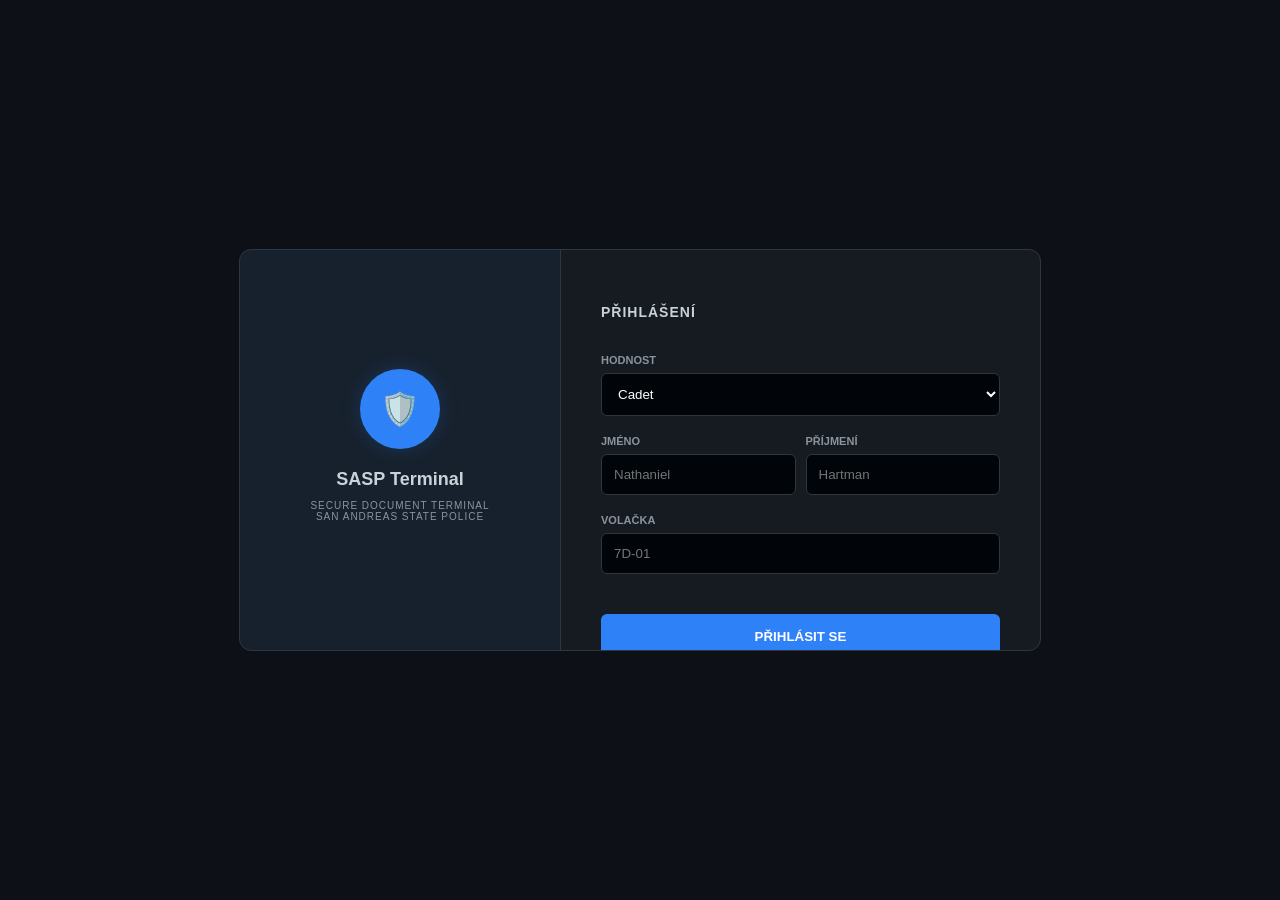
<file: profil.html>
<!DOCTYPE html>
<html lang="cs">
<head>
    <meta charset="UTF-8">
    <title>LSPD - Můj Profil</title>
    <link rel="stylesheet" href="https://cdnjs.cloudflare.com/ajax/libs/font-awesome/6.0.0/css/all.min.css">
    <style>
        :root { --bg-dark: #0b0e14; --sidebar-bg: #151921; --card-bg: #1c212b; --accent-blue: #4a9eff; --border: #2d333b; --gold: #d4af37; }
        body { font-family: 'Segoe UI', sans-serif; background: var(--bg-dark); color: white; margin: 0; display: flex; }
        .sidebar { width: 260px; background: var(--sidebar-bg); border-right: 1px solid var(--border); padding: 15px; height: 100vh; }
        .main { flex-grow: 1; padding: 40px; overflow-y: auto; }
        .profile-header { display: flex; align-items: center; gap: 20px; margin-bottom: 40px; }
        .avatar { width: 80px; height: 80px; background: var(--card-bg); border-radius: 50%; display: flex; align-items: center; justify-content: center; font-size: 40px; border: 2px solid var(--accent-blue); }
        .stats-grid { display: grid; grid-template-columns: repeat(3, 1fr); gap: 20px; margin-bottom: 40px; }
        .stat-card { background: var(--card-bg); padding: 20px; border-radius: 8px; border: 1px solid var(--border); text-align: center; }
        .stat-num { font-size: 32px; font-weight: bold; color: var(--accent-blue); }
        .msg-card { background: rgba(74, 158, 255, 0.1); border: 1px solid var(--accent-blue); padding: 20px; border-radius: 8px; margin-top: 20px; }
    </style>
</head>
<body>
<div class="sidebar">
    <a href="index.html" style="color: var(--accent-blue); text-decoration: none;"><i class="fa-solid fa-arrow-left"></i> Zpět do databáze</a>
</div>
<div class="main">
    <div class="profile-header">
        <div class="avatar"><i class="fa-solid fa-user-shield"></i></div>
        <div>
            <h1 id="p-name" style="margin:0;">--</h1>
            <div id="p-rank" style="color: var(--gold); font-weight: bold; text-transform: uppercase;">--</div>
            <div id="p-call" style="color: #9ba3af;">--</div>
        </div>
    </div>

    <div class="stats-grid">
        <div class="stat-card"><div class="stat-num" id="s-total">0</div><div>Moje Spisy</div></div>
        <div class="stat-card"><div class="stat-num" id="s-open" style="color: var(--gold);">0</div><div>Otevřené</div></div>
        <div class="stat-card"><div class="stat-num" id="s-closed" style="color: #2ea043;">0</div><div>Uzavřené</div></div>
    </div>

    <h3><i class="fa-solid fa-envelope"></i> Zprávy od vedení divize</h3>
    <div id="message-container">
        <div class="msg-card">
            <div style="font-weight: bold; margin-bottom: 5px;">HLAVNÍ VELITELSTVÍ</div>
            <div style="font-size: 14px;">Vítejte ve svém osobním profilu. Zde uvidíte přehled své práce a důležitá oznámení.</div>
            <div style="font-size: 11px; color: #9ba3af; margin-top: 10px;">Dnes v 08:00</div>
        </div>
    </div>
</div>
<div id="customModal" class="modal-overlay" style="display: none; position: fixed; inset: 0; background: rgba(0,0,0,0.85); z-index: 9999; align-items: center; justify-content: center;">
    <div class="modal" style="background: var(--sidebar-bg); border: 1px solid var(--border); padding: 30px; border-radius: 8px; width: 400px; text-align: center; box-shadow: 0 20px 50px rgba(0,0,0,0.5);">
        <i id="modalIcon" class="fa-solid fa-circle-exclamation" style="font-size: 40px; color: var(--gold); margin-bottom: 15px;"></i>
        <h3 id="modalTitle" style="margin-top: 0; color: white;">Systémová zpráva</h3>
        <p id="modalText" style="color: #9ba3af; font-size: 14px; margin-bottom: 25px;">--</p>
        <div id="modalInputContainer" style="display: none; margin-bottom: 20px;">
            <input type="text" id="modalInput" style="width: 100%; background: #0b0e14; border: 1px solid var(--border); color: white; padding: 12px; border-radius: 4px; box-sizing: border-box;">
        </div>
        <div style="display: flex; gap: 10px; justify-content: center;">
            <button id="modalBtnConfirm" style="background: var(--gold); color: black; border: none; padding: 10px 25px; border-radius: 4px; font-weight: bold; cursor: pointer;">OK</button>
            <button id="modalBtnCancel" style="background: none; color: white; border: 1px solid var(--border); padding: 10px 25px; border-radius: 4px; cursor: pointer; display: none;">Zrušit</button>
        </div>
    </div>
</div>
<script>
    const user = JSON.parse(localStorage.getItem('lspd_logged_session'));
    const cases = JSON.parse(localStorage.getItem('lspd_v15_data')) || [];

    if(!user) window.location.href = 'login.html';

    document.getElementById('p-name').innerText = user.name;
    document.getElementById('p-rank').innerText = user.rank;
    document.getElementById('p-call').innerText = user.callsign;

    const myCases = cases.filter(c => c.author === user.name);
    document.getElementById('s-total').innerText = myCases.length;
    document.getElementById('s-open').innerText = myCases.filter(c => c.status !== 'UZAVŘENÝ').length;
    document.getElementById('s-closed').innerText = myCases.filter(c => c.status === 'UZAVŘENÝ').length;

    // Pokud je uživatel COMMAND, může přidat zprávu (volitelné pro budoucno)
</script>
</body>
</html>
</file>
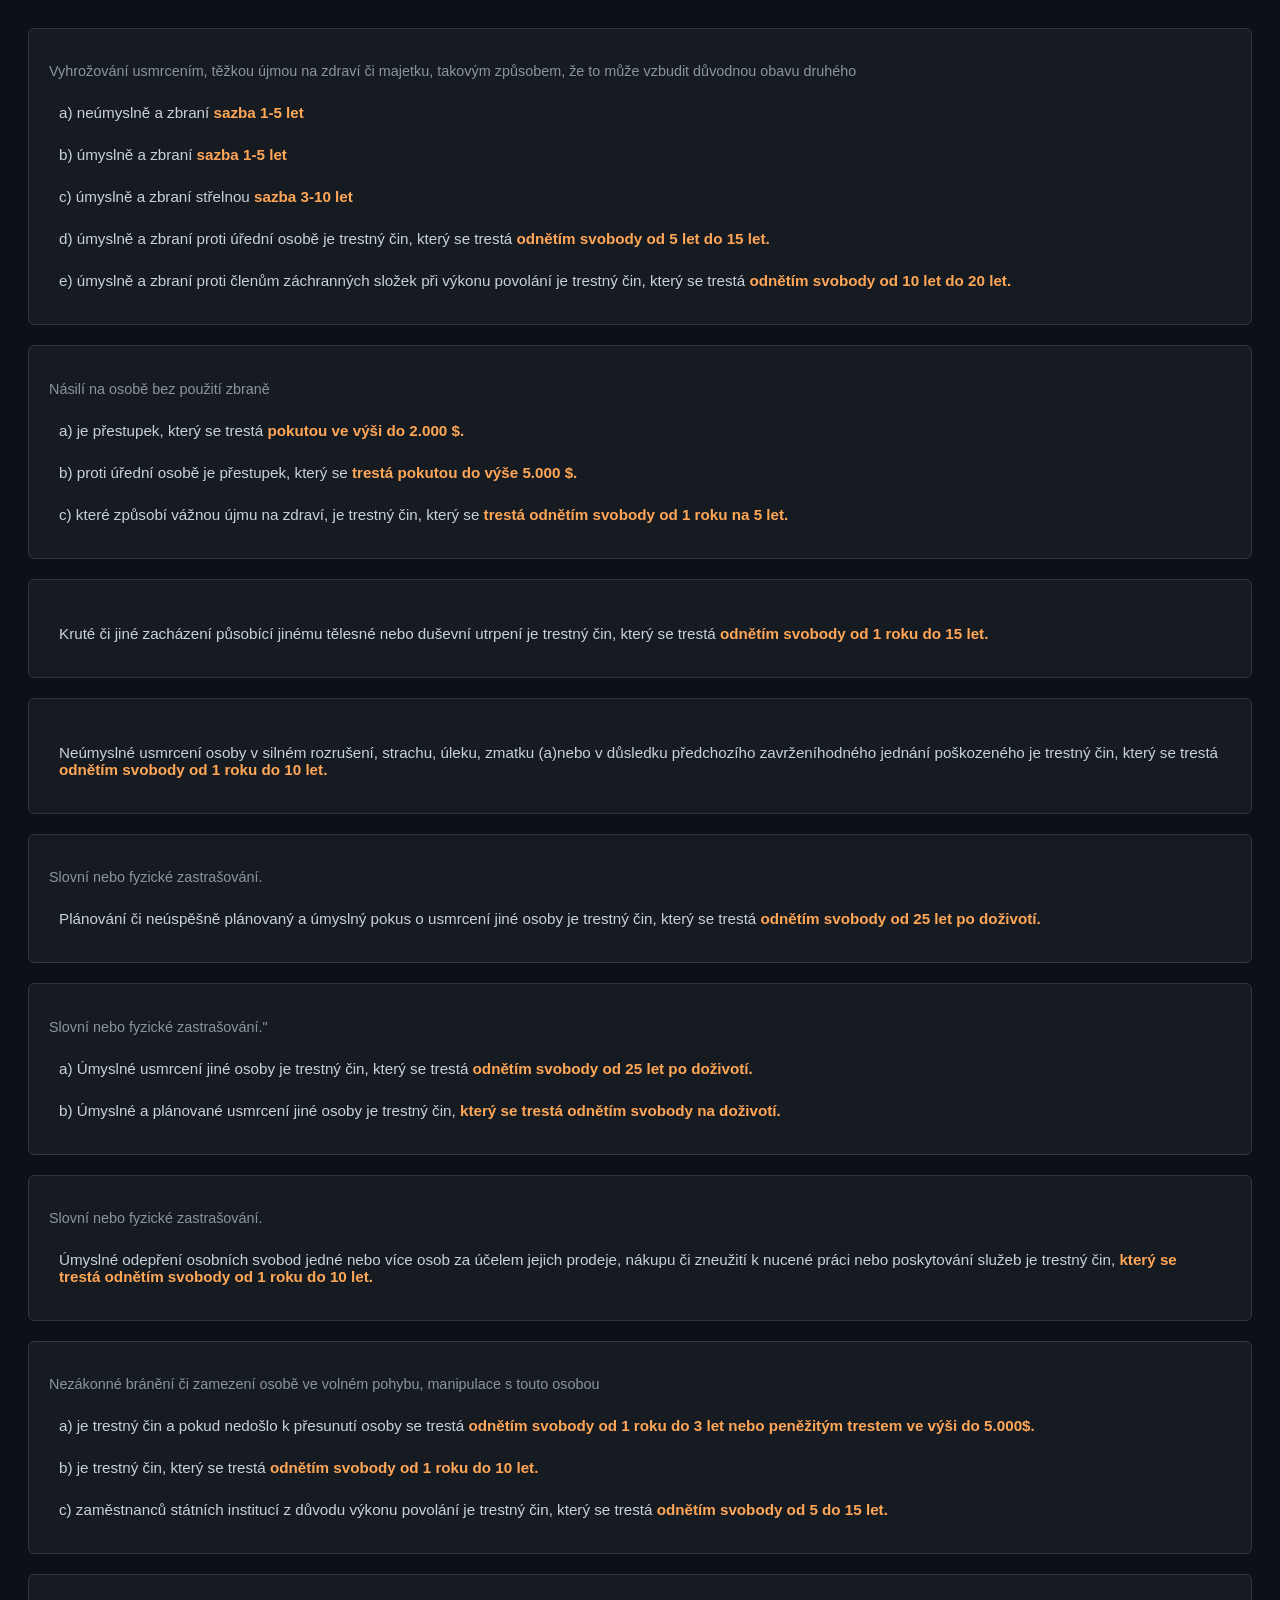
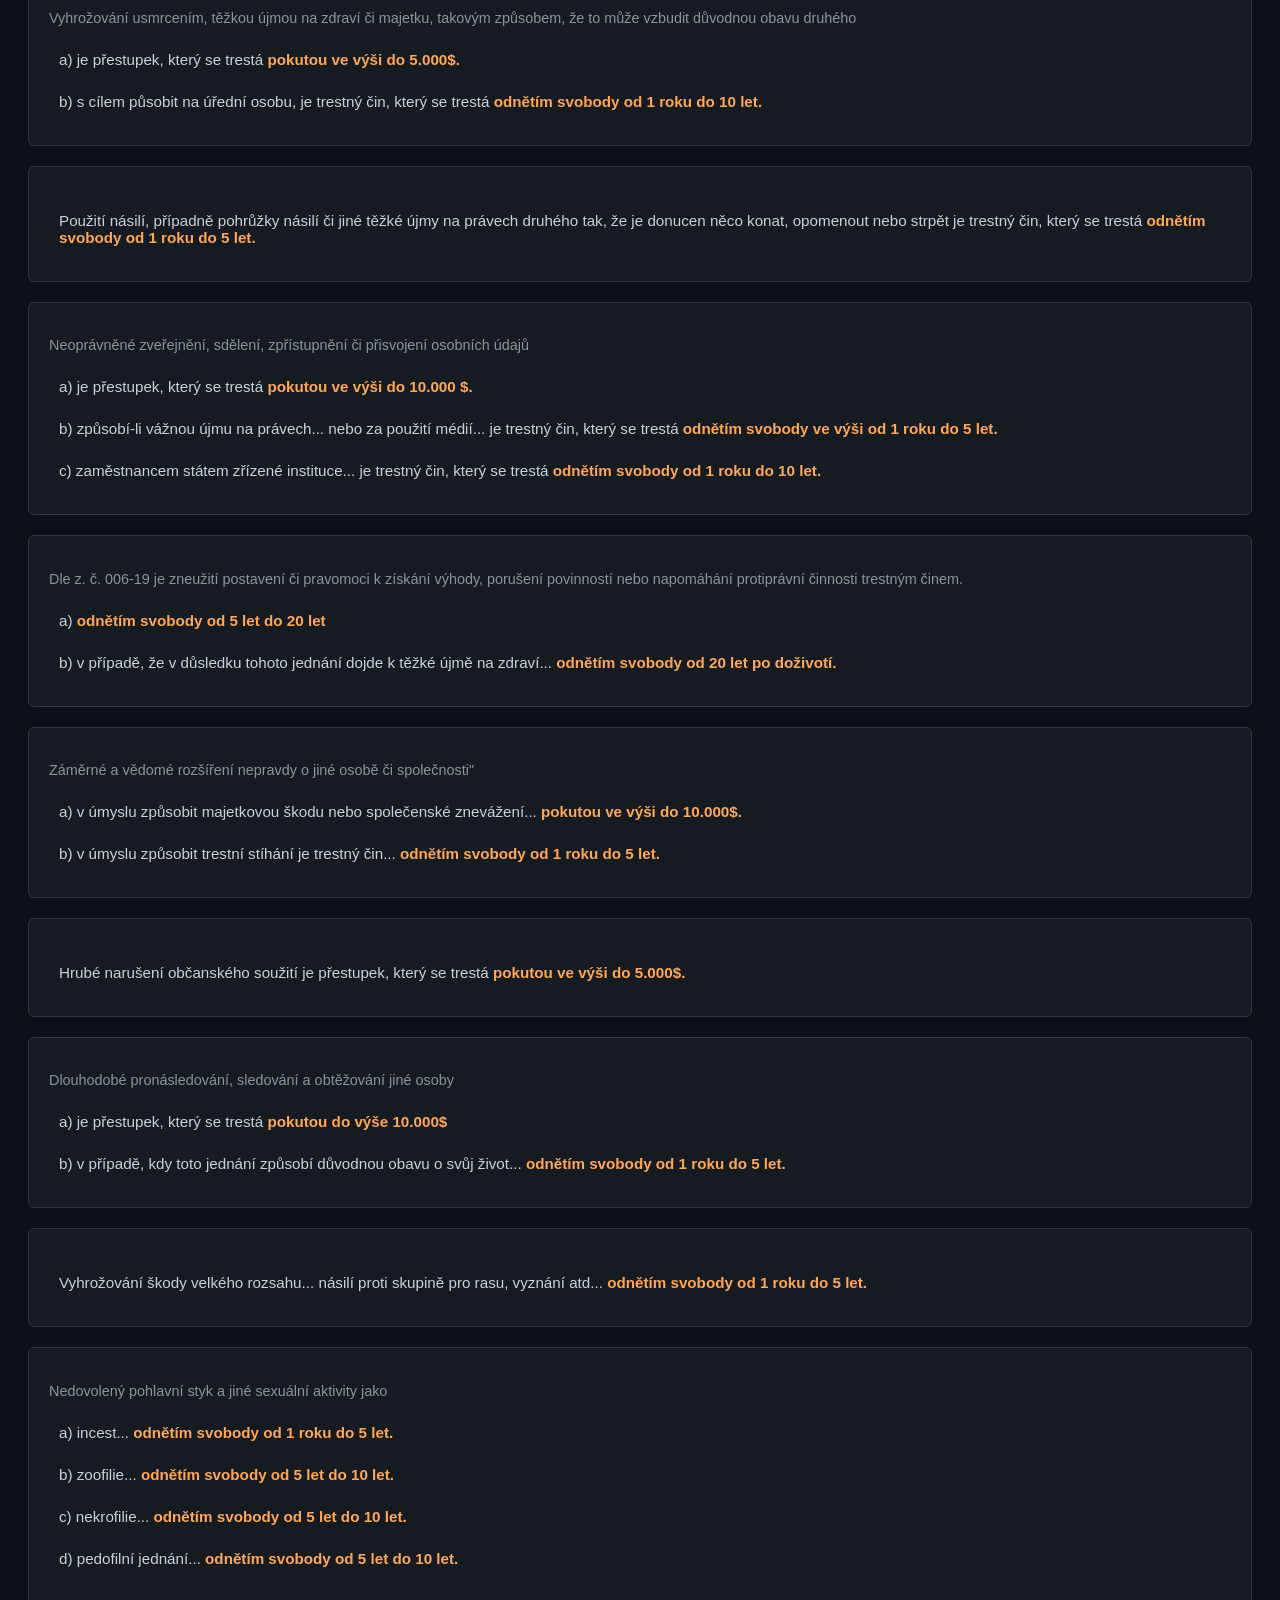
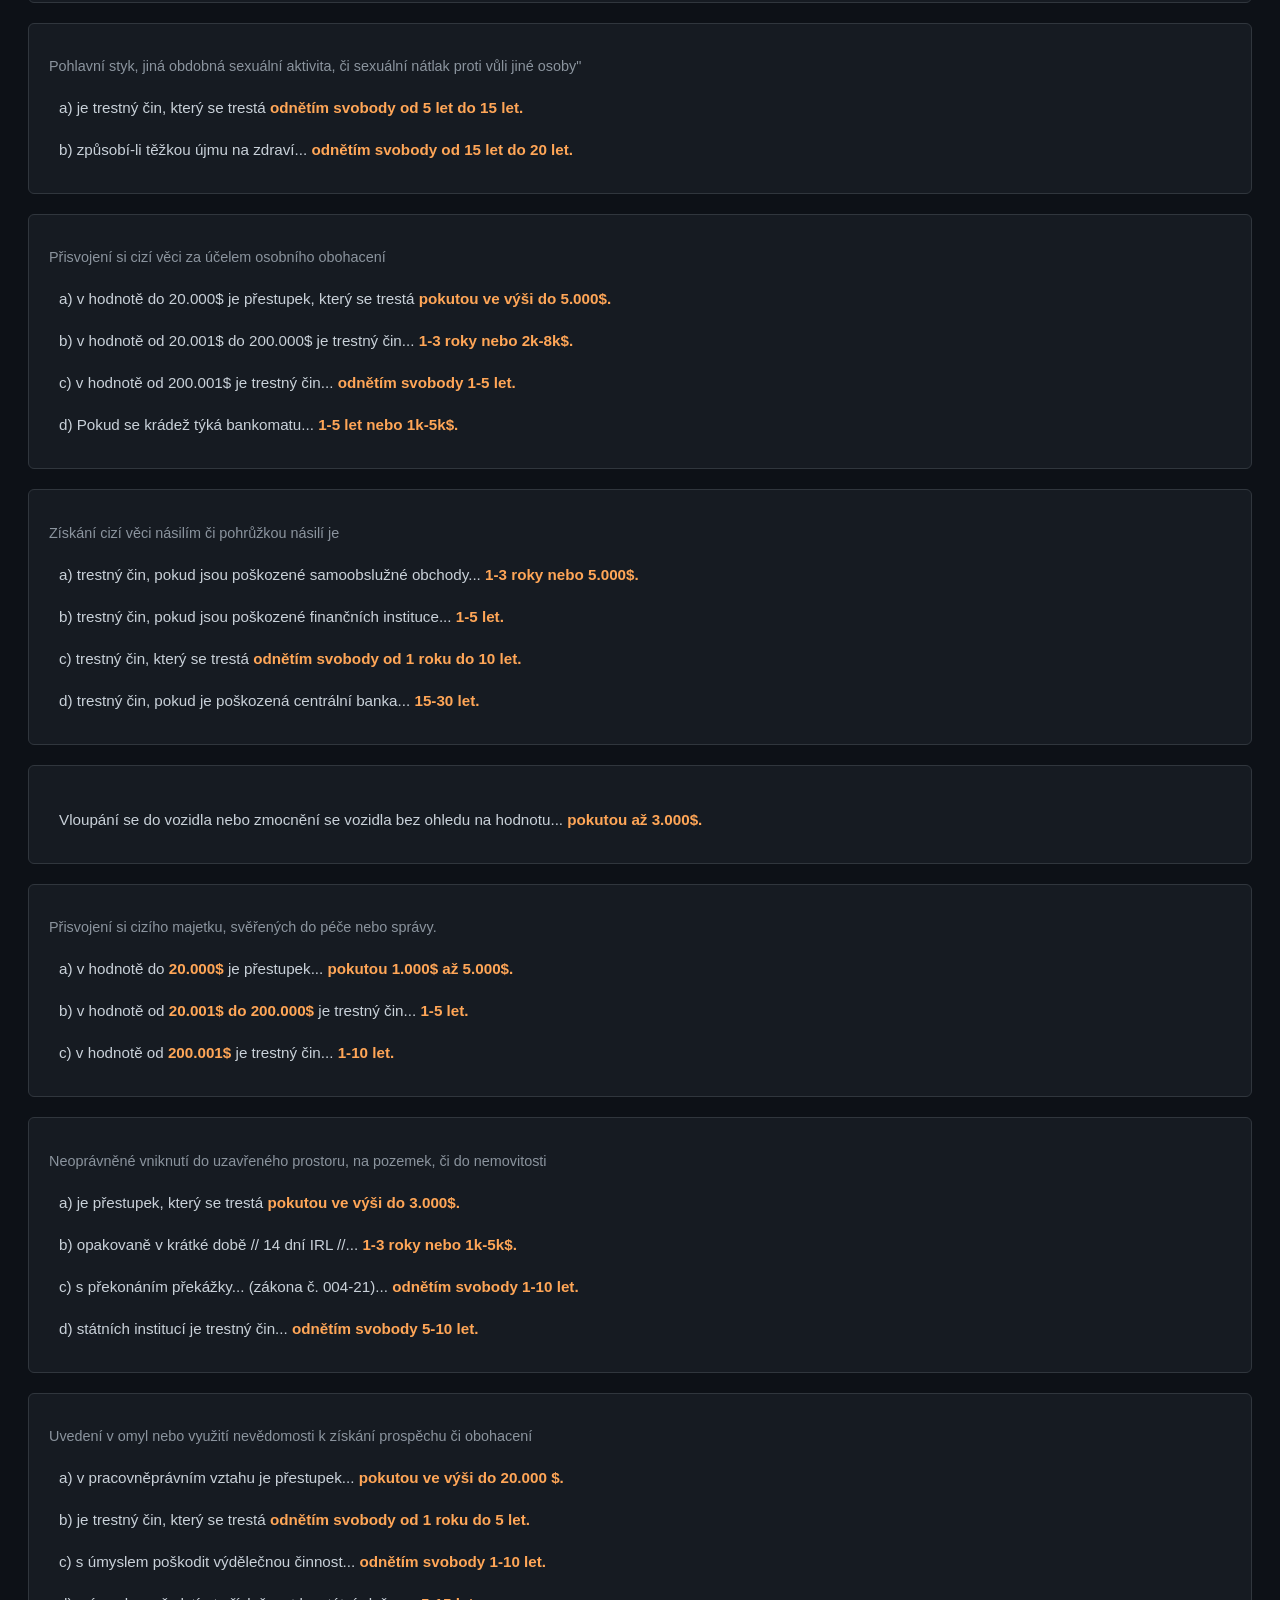
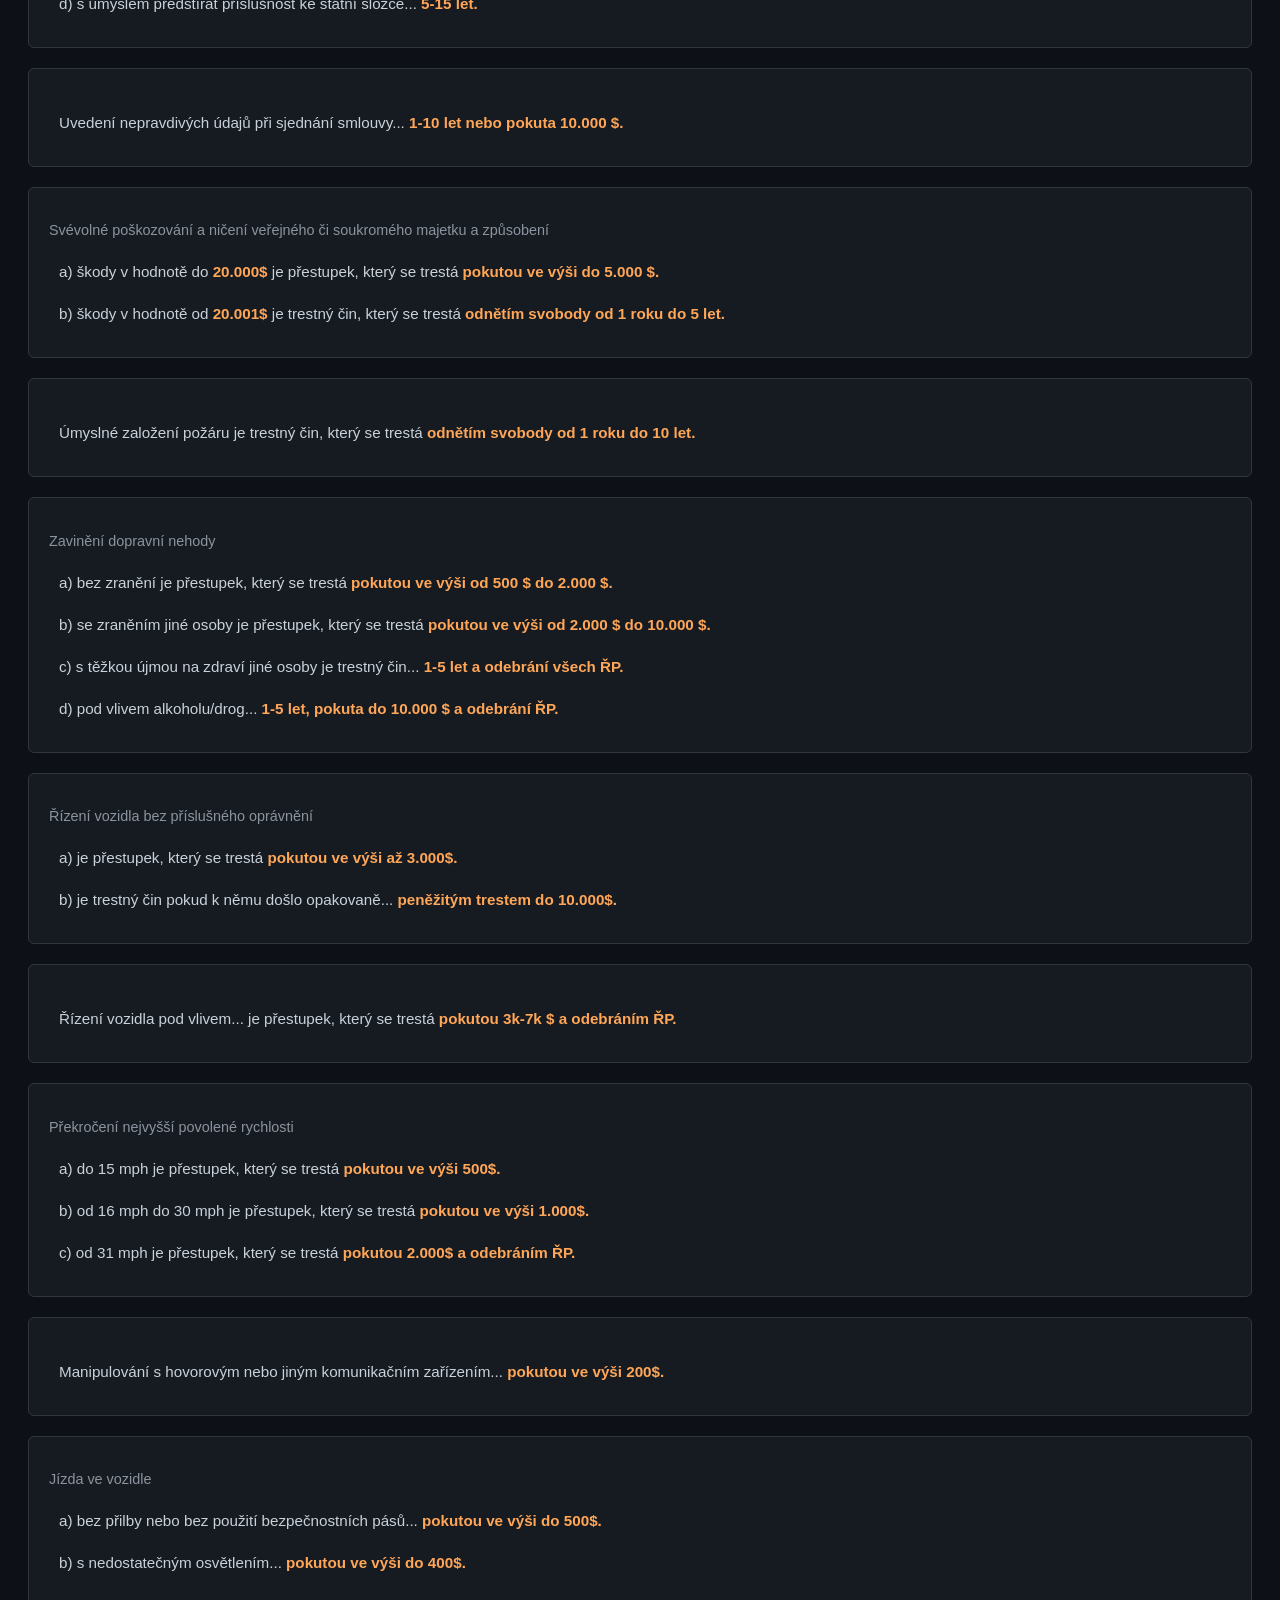
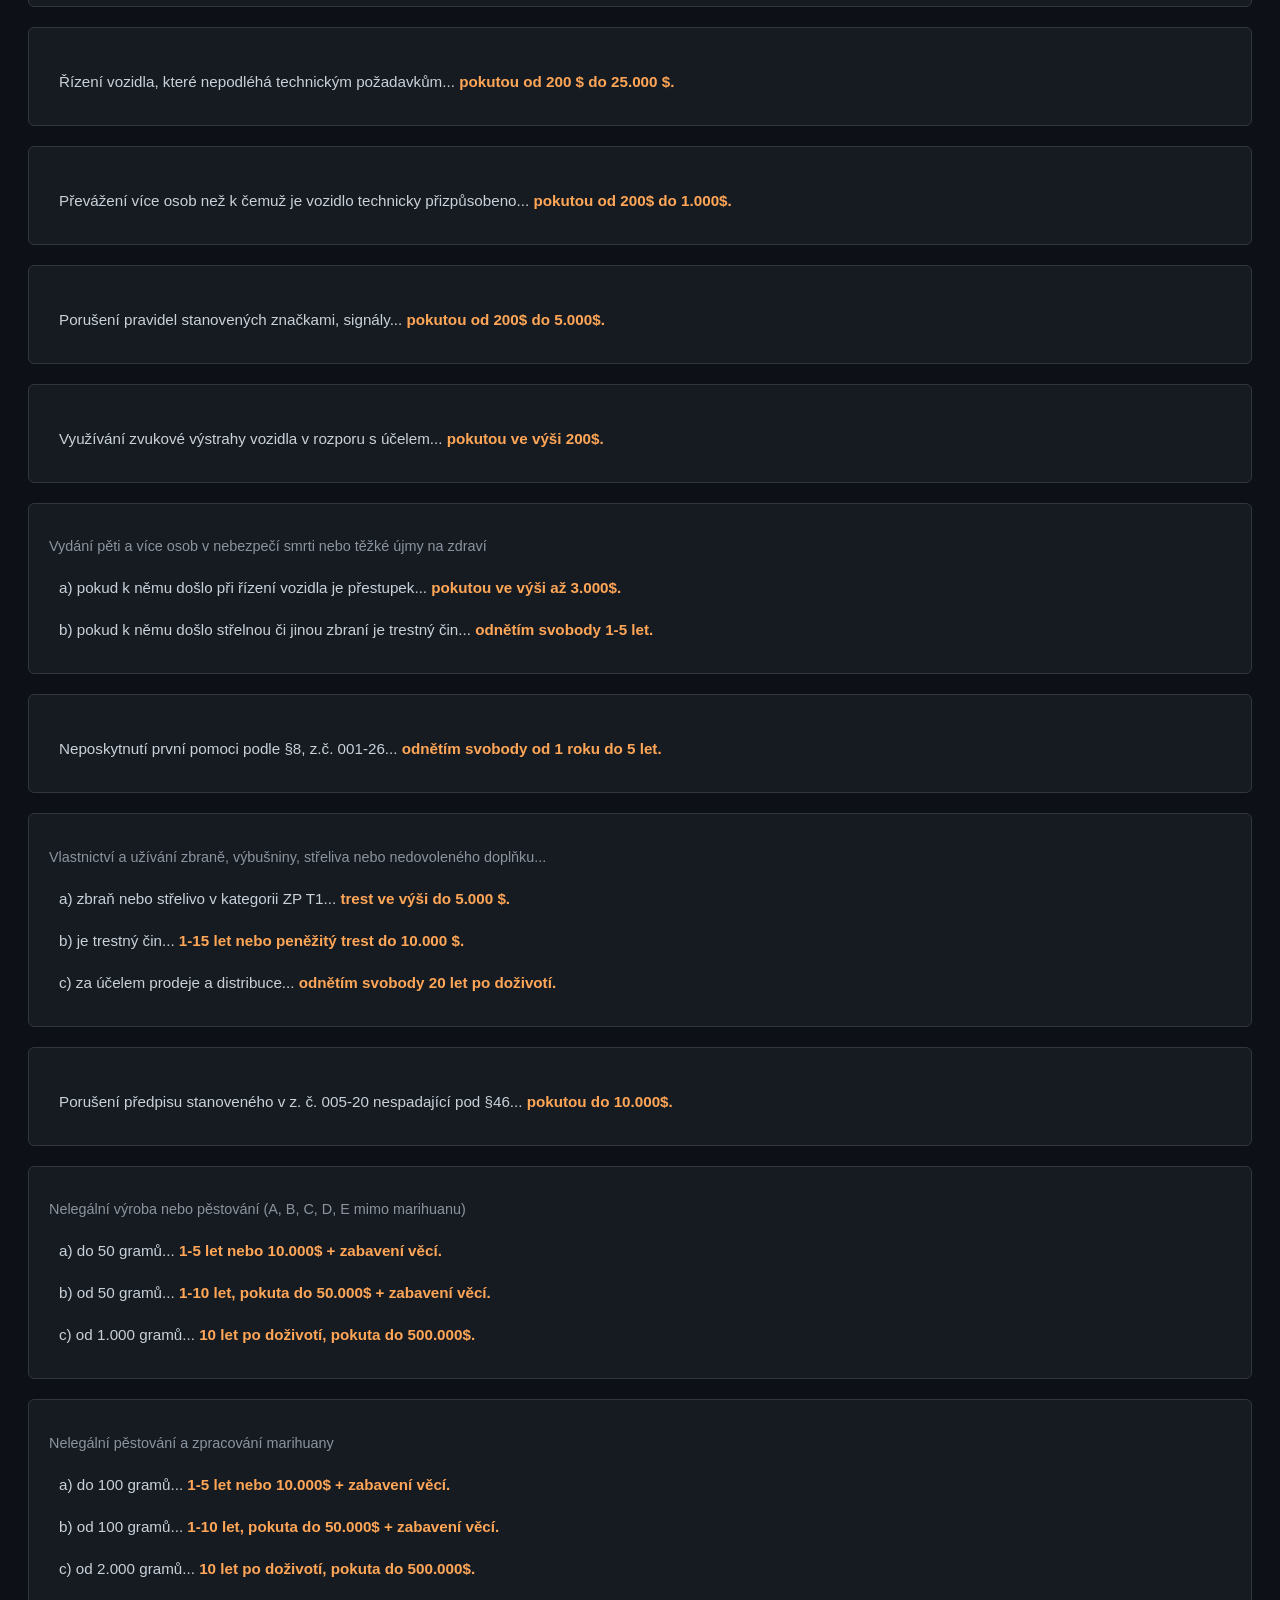
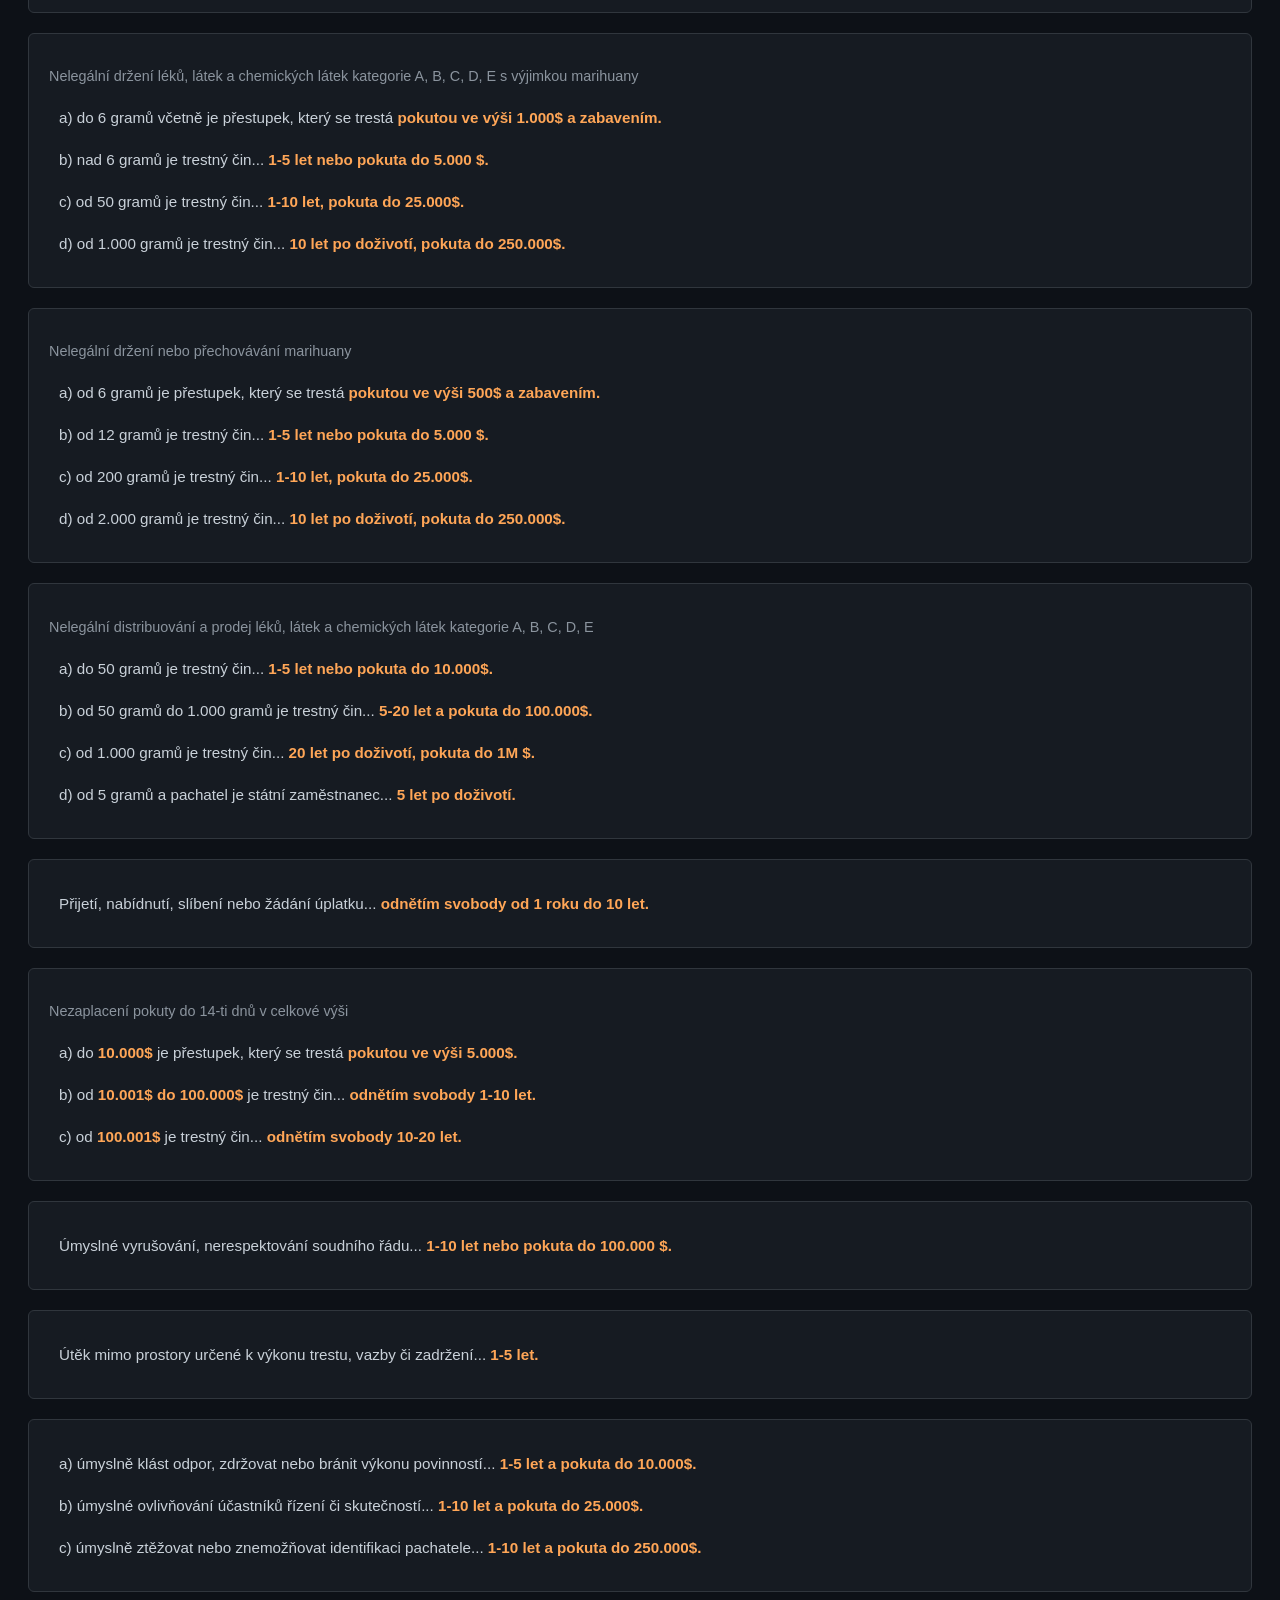
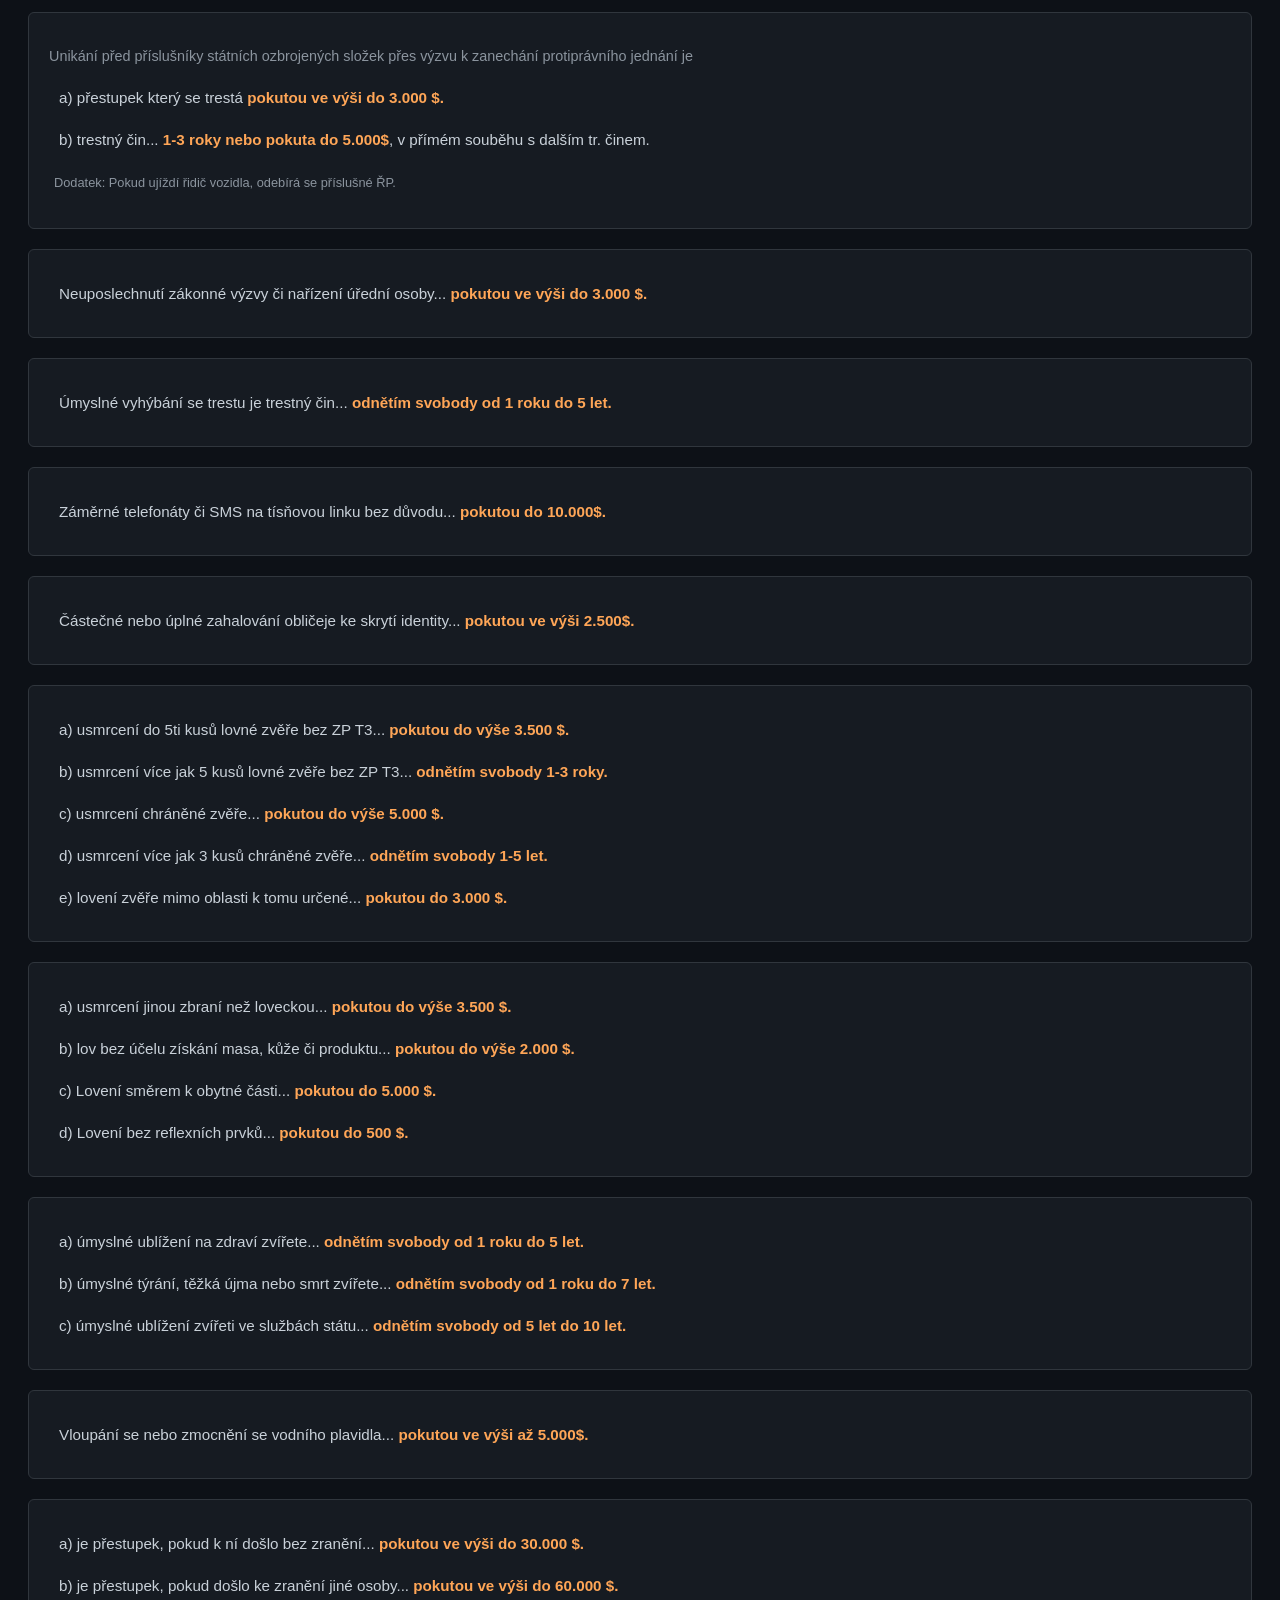
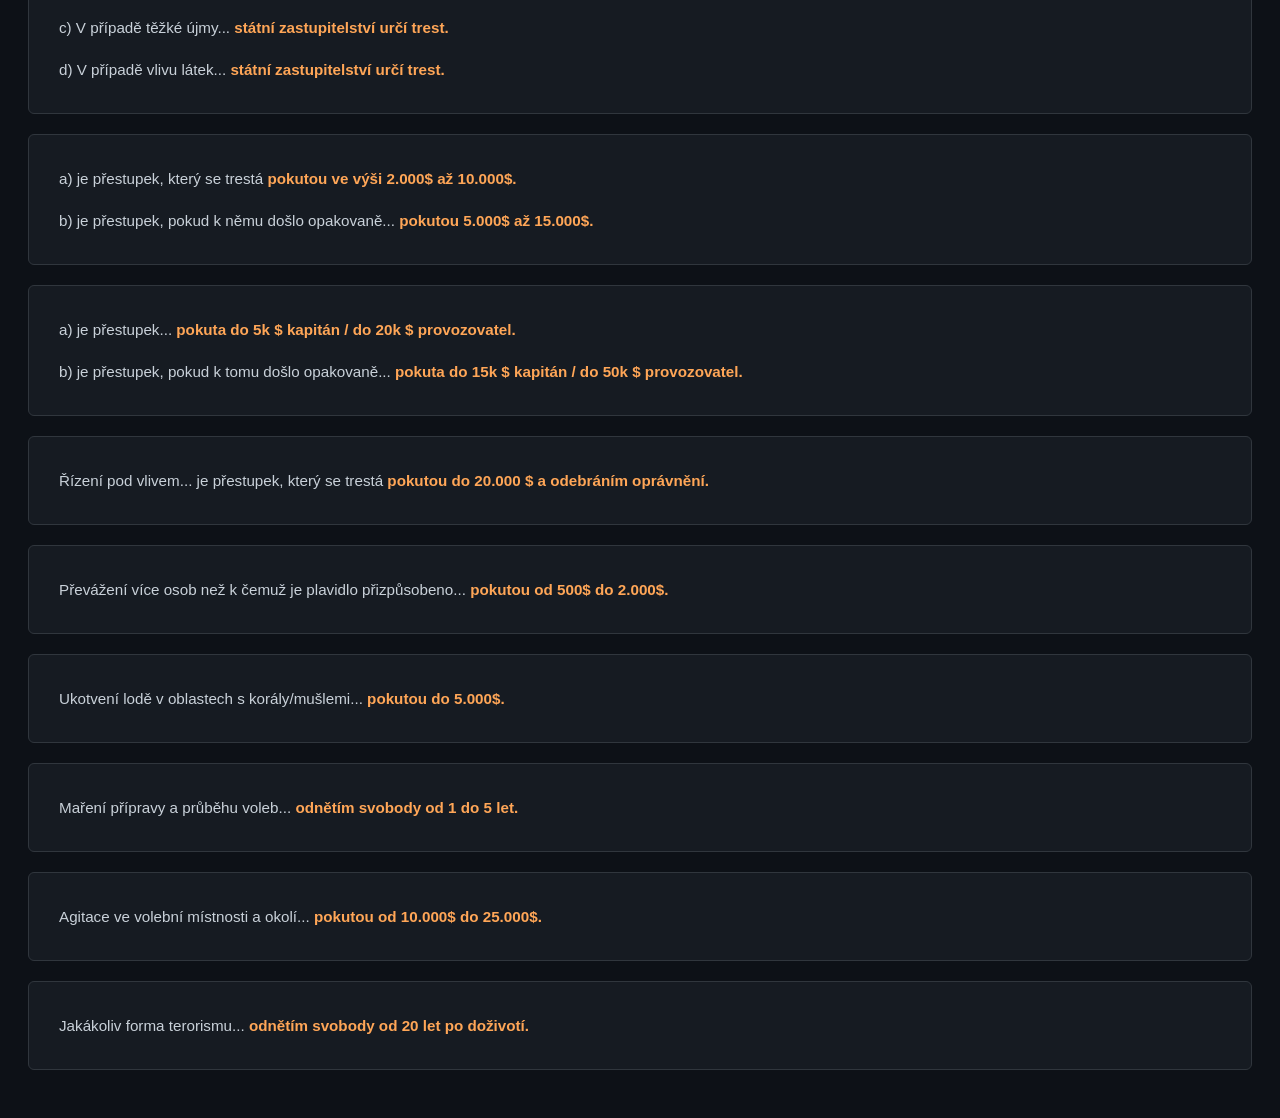
<file: tresty.html>
<!DOCTYPE html>
<html lang="cs">
<head>
    <meta charset="UTF-8">
    <style>
        body { background-color: #0d1117; color: #c9d1d9; font-family: sans-serif; padding: 20px; }
        
        .law-item { 
            background-color: #161b22; 
            border: 1px solid #30363d; 
            border-radius: 6px; 
            padding: 20px; 
            margin-bottom: 20px; 
        }

        /* Styl pro nadpis paragrafu */
        .law-title {
            color: #58a6ff;
            font-weight: bold;
            text-transform: uppercase;
            font-size: 0.9em;
            margin-bottom: 15px;
            display: block;
        }

        .law-description { color: #8b949e; font-size: 0.9em; margin-bottom: 15px; }

        .sub-line { 
            padding: 10px; 
            margin: 5px 0; 
            border-radius: 4px; 
            cursor: pointer; 
            transition: background 0.2s; 
            font-size: 0.95em;
        }

        .sub-line:hover { background-color: #21262d; border-left: 3px solid #58a6ff; }
        
        /* Barva pro tresty/sazby (oranžová podle obrázku) */
        b { color: #ffa657; font-weight: bold; }
    </style>
</head>
<body>

<div class="law-item" id="L7" data-title="§7 Ublížení na zdraví">
    <p class="law-description">Vyhrožování usmrcením, těžkou újmou na zdraví či majetku, takovým způsobem, že to může vzbudit důvodnou obavu druhého</p>
    
    <div class="sub-line" data-fix-fine="0" onclick="toggle(this, '§7 a) neúmyslně a zbraní')">
        a) neúmyslně a zbraní <b>sazba 1-5 let</b>
    </div>
    
    <div class="sub-line" data-fix-fine="0" onclick="toggle(this, '§7 b) úmyslně a zbraní')">
        b) úmyslně a zbraní <b>sazba 1-5 let</b>
    </div>
    
    <div class="sub-line" data-fix-fine="0" onclick="toggle(this, '§7 c) úmyslně a zbraní střelnou')">
        c) úmyslně a zbraní střelnou <b>sazba 3-10 let</b>
    </div>
    
    <div class="sub-line" data-fix-fine="0" onclick="toggle(this, '§7 d) proti úřední osobě')">
        d) úmyslně a zbraní proti úřední osobě je trestný čin, který se trestá <b>odnětím svobody od 5 let do 15 let.</b>
    </div>
    
    <div class="sub-line" data-fix-fine="0" onclick="toggle(this, '§7 e) proti členům IZS')">
        e) úmyslně a zbraní proti členům záchranných složek při výkonu povolání je trestný čin, který se trestá <b>odnětím svobody od 10 let do 20 let.</b>
    </div>
</div>

<div class="law-item" id="L8" data-title="§8 Napadení">
    <p class="law-description">Násilí na osobě bez použití zbraně</p>
    
    <div class="sub-line" data-fix-jail="0" onclick="toggle(this, '§8 a) Napadení - přestupek')">
        a) je přestupek, který se trestá <b>pokutou ve výši do 2.000 $.</b>
    </div>
    
    <div class="sub-line" data-fix-jail="0" onclick="toggle(this, '§8 b) Napadení úřední osoby')">
        b) proti úřední osobě je přestupek, který se <b>trestá pokutou do výše 5.000 $.</b>
    </div>
    
    <div class="sub-line" data-fix-fine="0" onclick="toggle(this, '§8 c) Napadení - vážná újma')">
        c) které způsobí vážnou újmu na zdraví, je trestný čin, který se <b>trestá odnětím svobody od 1 roku na 5 let.</b> 
    </div>
</div>

<div class="law-item" id="L9" data-title="§9 Mučení a jiné nelidské a kruté zacházení">
    <p class="law-description"></p>
    <div class="sub-line" data-fix-fine="0" onclick="toggle(this, '§9 Mučení a kruté zacházení')">
        Kruté či jiné zacházení působící jinému tělesné nebo duševní utrpení je trestný čin, který se trestá <b>odnětím svobody od 1 roku do 15 let.</b>
    </div>
</div>

<div class="law-item" id="L10" data-title="§10 Zabití">
    <p class="law-description"></p>
    <div class="sub-line" data-fix-fine="0" onclick="toggle(this, '§10 Zabití (neúmyslné)')">
        Neúmyslné usmrcení osoby v silném rozrušení, strachu, úleku, zmatku (a)nebo v důsledku předchozího zavrženíhodného jednání poškozeného je trestný čin, který se trestá <b>odnětím svobody od 1 roku do 10 let.</b>
    </div>
</div>

<div class="law-item" id="L11" data-title="§11 Pokus o vraždu">
    <p class="law-description">Slovní nebo fyzické zastrašování.</p>
    <div class="sub-line" data-fix-fine="0" onclick="toggle(this, '§11 Pokus o vraždu')">
        Plánování či neúspěšně plánovaný a úmyslný pokus o usmrcení jiné osoby je trestný čin, který se trestá <b>odnětím svobody od 25 let po doživotí.</b>
    </div>
</div>

<div class="law-item" id="L12" data-title="§12 Vražda">
    <p class="law-description">Slovní nebo fyzické zastrašování."</p>
    <div class="sub-line" data-fix-fine="0" onclick="toggle(this, '§12 a) Úmyslná vražda')">
        a) Úmyslné usmrcení jiné osoby je trestný čin, který se trestá <b>odnětím svobody od 25 let po doživotí.</b>
    </div>
    <div class="sub-line" data-fix-fine="0" onclick="toggle(this, '§12 b) Plánovaná vražda')">
        b) Úmyslné a plánované usmrcení jiné osoby je trestný čin, <b>který se trestá odnětím svobody na doživotí.</b>
    </div>
</div>

<div class="law-item" id="L13" data-title="§13 Obchodování s lidmi">
    <p class="law-description">Slovní nebo fyzické zastrašování.</p>
    <div class="sub-line" data-fix-fine="0" onclick="toggle(this, '§13 Obchodování s lidmi')">
        Úmyslné odepření osobních svobod jedné nebo více osob za účelem jejich prodeje, nákupu či zneužití k nucené práci nebo poskytování služeb je trestný čin, <b>který se trestá odnětím svobody od 1 roku do 10 let.</b>
    </div> 
</div>

<div class="law-item" id="L14" data-title="§14 Omezování nebo zbavení osobní svobody">
    <p class="law-description">Nezákonné bránění či zamezení osobě ve volném pohybu, manipulace s touto osobou</p>
    <div class="sub-line" onclick="toggle(this, '§14 a) Omezování svobody (bez přesunu)')">
        a) je trestný čin a pokud nedošlo k přesunutí osoby se trestá <b>odnětím svobody od 1 roku do 3 let nebo peněžitým trestem ve výši do 5.000$.</b>
    </div>
    <div class="sub-line" data-fix-fine="0" onclick="toggle(this, '§14 b) Zbavení osobní svobody')">
        b) je trestný čin, který se trestá <b>odnětím svobody od 1 roku do 10 let.</b>
    </div>
    <div class="sub-line" data-fix-fine="0" onclick="toggle(this, '§14 c) Únos státního zaměstnance')">
        c) zaměstnanců státních institucí z důvodu výkonu povolání je trestný čin, který se trestá <b>odnětím svobody od 5 do 15 let.</b>
    </div>
</div>

<div class="law-item" id="L15" data-title="§15 Vyhrožování">
    <p class="law-description">Vyhrožování usmrcením, těžkou újmou na zdraví či majetku, takovým způsobem, že to může vzbudit důvodnou obavu druhého</p>
    <div class="sub-line" data-fix-jail="0" onclick="toggle(this, '§15 a) Vyhrožování - přestupek')">
        a) je přestupek, který se trestá <b>pokutou ve výši do 5.000$.</b>
    </div>
    <div class="sub-line" data-fix-fine="0" onclick="toggle(this, '§15 b) Vyhrožování úřední osobě')">
        b) s cílem působit na úřední osobu, je trestný čin, který se trestá <b>odnětím svobody od 1 roku do 10 let.</b>
    </div>
</div>

<div class="law-item" id="L16" data-title="§16 Vydírání">
    <p class="law-description"></p>
    <div class="sub-line" data-fix-fine="0" onclick="toggle(this, '§16 Vydírání')">
        Použití násilí, případně pohrůžky násilí či jiné těžké újmy na právech druhého tak, že je donucen něco konat, opomenout nebo strpět je trestný čin, který se trestá <b>odnětím svobody od 1 roku do 5 let.</b>
    </div>
</div>

<div class="law-item" id="L17" data-title="§17 Neoprávněné nakládání s osobními údaji">
    <p class="law-description">Neoprávněné zveřejnění, sdělení, zpřístupnění či přisvojení osobních údajů</p>
    <div class="sub-line" data-fix-jail="0" onclick="toggle(this, '§17 a) Data - přestupek')">
        a) je přestupek, který se trestá <b>pokutou ve výši do 10.000 $.</b>
    </div>
    <div class="sub-line" data-fix-fine="0" onclick="toggle(this, '§17 b) Data - vážná újma/média')">
        b) způsobí-li vážnou újmu na právech... nebo za použití médií... je trestný čin, který se trestá <b>odnětím svobody ve výši od 1 roku do 5 let.</b>
    </div>
    <div class="sub-line" data-fix-fine="0" onclick="toggle(this, '§17 c) Data - státní zaměstnanec')">
        c) zaměstnancem státem zřízené instituce... je trestný čin, který se trestá <b>odnětím svobody od 1 roku do 10 let.</b>
    </div>
</div>

<div class="law-item" id="L18" data-title="§18 Zneužití pravomoci">
    <p class="law-description">Dle z. č. 006-19 je zneužití postavení či pravomoci k získání výhody, porušení povinností nebo napomáhání protiprávní činnosti trestným činem.</p>
    <div class="sub-line" data-fix-fine="0" onclick="toggle(this, '§18 a) Zneužití pravomoci')">
        a) <b>odnětím svobody od 5 let do 20 let</b>
    </div>
    <div class="sub-line" data-fix-fine="0" onclick="toggle(this, '§18 b) Zneužití s těžkou újmou')">
        b) v případě, že v důsledku tohoto jednání dojde k těžké újmě na zdraví... <b>odnětím svobody od 20 let po doživotí.</b>
    </div>
</div>

<div class="law-item" id="L19" data-title="§19 Pomluva">
    <p class="law-description">Záměrné a vědomé rozšíření nepravdy o jiné osobě či společnosti"</p>
    <div class="sub-line" data-fix-jail="0" onclick="toggle(this, '§19 a) Pomluva - přestupek')">
        a) v úmyslu způsobit majetkovou škodu nebo společenské znevážení... <b>pokutou ve výši do 10.000$.</b>
    </div>
    <div class="sub-line" data-fix-fine="0" onclick="toggle(this, '§19 b) Křivé obvinění')">
        b) v úmyslu způsobit trestní stíhání je trestný čin... <b>odnětím svobody od 1 roku do 5 let.</b>
    </div>
</div>

<div class="law-item" id="L20" data-title="§20 Narušení občanského soužití">
    <p class="law-description"></p>
    <div class="sub-line" data-fix-jail="0" onclick="toggle(this, '§20 Narušení občanského soužití')">
        Hrubé narušení občanského soužití je přestupek, který se trestá <b>pokutou ve výši do 5.000$.</b>
    </div>
</div>

<div class="law-item" id="L21" data-title="§21 Stalking">
    <p class="law-description">Dlouhodobé pronásledování, sledování a obtěžování jiné osoby</p>
    <div class="sub-line" data-fix-jail="0" onclick="toggle(this, '§21 a) Stalking - přestupek')">
        a) je přestupek, který se trestá <b>pokutou do výše 10.000$</b>
    </div>
    <div class="sub-line" data-fix-fine="0" onclick="toggle(this, '§21 b) Stalking - nebezpečný')">
        b) v případě, kdy toto jednání způsobí důvodnou obavu o svůj život... <b>odnětím svobody od 1 roku do 5 let.</b>
    </div>
</div>

<div class="law-item" id="L22" data-title="§22 Násilí proti skupině obyvatel a proti jednotlivci">
    <p class="law-description"></p>
    <div class="sub-line" data-fix-fine="0" onclick="toggle(this, '§22 Násilí proti skupině/jednotlivci')">
        Vyhrožování škody velkého rozsahu... násilí proti skupině pro rasu, vyznání atd... <b>odnětím svobody od 1 roku do 5 let.</b>
    </div>
</div>

<div class="law-item" id="L23" data-title="§23 Nedovolený pohlavní styk a jiné sexuální aktivity">
    <p class="law-description">Nedovolený pohlavní styk a jiné sexuální aktivity jako</p>
    <div class="sub-line" data-fix-fine="0" onclick="toggle(this, '§23 a) Incest')">
        a) incest... <b>odnětím svobody od 1 roku do 5 let.</b>
    </div>
    <div class="sub-line" data-fix-fine="0" onclick="toggle(this, '§23 b) Zoofilie')">
        b) zoofilie... <b>odnětím svobody od 5 let do 10 let.</b>
    </div>
    <div class="sub-line" data-fix-fine="0" onclick="toggle(this, '§23 c) Nekrofilie')">
        c) nekrofilie... <b>odnětím svobody od 5 let do 10 let.</b>
    </div>
    <div class="sub-line" data-fix-fine="0" onclick="toggle(this, '§23 d) Pedofilní jednání')">
        d) pedofilní jednání... <b>odnětím svobody od 5 let do 10 let.</b>
    </div>
</div>

<div class="law-item" id="L24" data-title="§24 Znásilnění">
    <p class="law-description">Pohlavní styk, jiná obdobná sexuální aktivita, či sexuální nátlak proti vůli jiné osoby"</p>
    <div class="sub-line" data-fix-fine="0" onclick="toggle(this, '§24 a) Znásilnění')">
        a) je trestný čin, který se trestá <b>odnětím svobody od 5 let do 15 let.</b>
    </div>
    <div class="sub-line" data-fix-fine="0" onclick="toggle(this, '§24 b) Znásilnění s těžkou újmou')">
        b) způsobí-li těžkou újmu na zdraví... <b>odnětím svobody od 15 let do 20 let.</b>
    </div>
</div>

<div class="law-item" id="L25" data-title="§25 Krádež">
    <p class="law-description">Přisvojení si cizí věci za účelem osobního obohacení</p>
    <div class="sub-line" data-fix-jail="0" onclick="toggle(this, '§25 a) Krádež do 20k')">
        a) v hodnotě do 20.000$ je přestupek, který se trestá <b>pokutou ve výši do 5.000$.</b>
    </div>
    <div class="sub-line" onclick="toggle(this, '§25 b) Krádež 20k-200k')">
        b) v hodnotě od 20.001$ do 200.000$ je trestný čin... <b>1-3 roky nebo 2k-8k$.</b>
    </div>
    <div class="sub-line" data-fix-fine="0" onclick="toggle(this, '§25 c) Krádež nad 200k')">
        c) v hodnotě od 200.001$ je trestný čin... <b>odnětím svobody 1-5 let.</b>
    </div>
    <div class="sub-line" onclick="toggle(this, '§25 d) Krádež bankomatu')">
        d) Pokud se krádež týká bankomatu... <b>1-5 let nebo 1k-5k$.</b>
    </div>
</div>

<div class="law-item" id="L26" data-title="§26 Loupež">
    <p class="law-description">Získání cizí věci násilím či pohrůžkou násilí je</p>
    <div class="sub-line" onclick="toggle(this, '§26 a) Loupež - samoobsluha')">
        a) trestný čin, pokud jsou poškozené samoobslužné obchody... <b>1-3 roky nebo 5.000$.</b>
    </div>
    <div class="sub-line" data-fix-fine="0" onclick="toggle(this, '§26 b) Loupež - klenoty/finance')">
        b) trestný čin, pokud jsou poškozené finančních instituce... <b>1-5 let.</b>
    </div>
    <div class="sub-line" data-fix-fine="0" onclick="toggle(this, '§26 c) Loupež obecná')">
        c) trestný čin, který se trestá <b>odnětím svobody od 1 roku do 10 let.</b>
    </div>
    <div class="sub-line" data-fix-fine="0" onclick="toggle(this, '§26 d) Loupež - centrální banka')">
        d) trestný čin, pokud je poškozená centrální banka... <b>15-30 let.</b>
    </div>
</div>

<div class="law-item" id="L27" data-title="§27 Nedovolené používání vozidla">
    <p class="law-description"></p>
    <div class="sub-line" data-fix-jail="0" onclick="toggle(this, '§27 Vloupání do vozidla')">
        Vloupání se do vozidla nebo zmocnění se vozidla bez ohledu na hodnotu... <b>pokutou až 3.000$.</b>
    </div>
</div>

<div class="law-item" id="L28" data-title="§28 Zpronevěra">
    <p class="law-description">Přisvojení si cizího majetku, svěřených do péče nebo správy.</p>
    <div class="sub-line" data-fix-jail="0" onclick="toggle(this, '§28 a) Zpronevěra do 20k')">
        a) v hodnotě do <b>20.000$</b> je přestupek... <b>pokutou 1.000$ až 5.000$.</b>
    </div>
    <div class="sub-line" data-fix-fine="0" onclick="toggle(this, '§28 b) Zpronevěra 20k-200k')">
        b) v hodnotě od <b>20.001$ do 200.000$</b> je trestný čin... <b>1-5 let.</b>
    </div>
    <div class="sub-line" data-fix-fine="0" onclick="toggle(this, '§28 c) Zpronevěra nad 200k')">
        c) v hodnotě od <b>200.001$</b> je trestný čin... <b>1-10 let.</b>
    </div>
</div>

<div class="law-item" id="L29" data-title="§29 Neoprávněný vstup">
    <p class="law-description">Neoprávněné vniknutí do uzavřeného prostoru, na pozemek, či do nemovitosti</p>
    <div class="sub-line" data-fix-jail="0" onclick="toggle(this, '§29 a) Neoprávněný vstup')">
        a) je přestupek, který se trestá <b>pokutou ve výši do 3.000$.</b>
    </div>
    <div class="sub-line" onclick="toggle(this, '§29 b) Opakovaný neopr. vstup')">
        b) opakovaně v krátké době // 14 dní IRL //... <b>1-3 roky nebo 1k-5k$.</b>
    </div>
    <div class="sub-line" data-fix-fine="0" onclick="toggle(this, '§29 c) Vstup s překážkou')">
        c) s překonáním překážky... (zákona č. 004-21)... <b>odnětím svobody 1-10 let.</b>
    </div>
    <div class="sub-line" data-fix-fine="0" onclick="toggle(this, '§29 d) Vstup do státní instituce')">
        d) státních institucí je trestný čin... <b>odnětím svobody 5-10 let.</b>
    </div>
</div>

<div class="law-item" id="L30" data-title="§30 Podvod">
    <p class="law-description">Uvedení v omyl nebo využití nevědomosti k získání prospěchu či obohacení</p>
    <div class="sub-line" data-fix-jail="0" onclick="toggle(this, '§30 a) Podvod pracovněprávní')">
        a) v pracovněprávním vztahu je přestupek... <b>pokutou ve výši do 20.000 $.</b>
    </div>
    <div class="sub-line" data-fix-fine="0" onclick="toggle(this, '§30 b) Podvod obecný')">
        b) je trestný čin, který se trestá <b>odnětím svobody od 1 roku do 5 let.</b>
    </div>
    <div class="sub-line" data-fix-fine="0" onclick="toggle(this, '§30 c) Poškození výdělečné činnosti')">
        c) s úmyslem poškodit výdělečnou činnost... <b>odnětím svobody 1-10 let.</b>
    </div>
    <div class="sub-line" data-fix-fine="0" onclick="toggle(this, '§30 d) Falešná státní identita')">
        d) s úmyslem předstírat příslušnost ke státní složce... <b>5-15 let.</b>
    </div>
</div>

<div class="law-item" id="L31" data-title="§31 Smluvní podvod">
    <p class="law-description"></p>
    <div class="sub-line" onclick="toggle(this, '§31 Smluvní podvod')">
        Uvedení nepravdivých údajů při sjednání smlouvy... <b>1-10 let nebo pokuta 10.000 $.</b>
    </div>
</div>

<div class="law-item" id="L32" data-title="§32 Vandalismus">
    <p class="law-description">Svévolné poškozování a ničení veřejného či soukromého majetku a způsobení</p>
    <div class="sub-line" data-fix-jail="0" onclick="toggle(this, '§32 a) Vandalismus do 20k')">
        a) škody v hodnotě do <b>20.000$</b> je přestupek, který se trestá <b>pokutou ve výši do 5.000 $.</b>
    </div>
    <div class="sub-line" data-fix-fine="0" onclick="toggle(this, '§32 b) Vandalismus nad 20k')">
        b) škody v hodnotě od <b>20.001$</b> je trestný čin, který se trestá <b>odnětím svobody od 1 roku do 5 let.</b>
    </div>
</div>

<div class="law-item" id="L33" data-title="§33 Žhářství">
    <p class="law-description"></p>
    <div class="sub-line" data-fix-fine="0" onclick="toggle(this, '§33 Žhářství')">
        Úmyslné založení požáru je trestný čin, který se trestá <b>odnětím svobody od 1 roku do 10 let.</b>
    </div>
</div>

<div class="law-item" id="L34" data-title="§34 Zavinění dopravní nehody">
    <p class="law-description">Zavinění dopravní nehody</p>
    <div class="sub-line" data-fix-jail="0" onclick="toggle(this, '§34 a) Nehoda bez zranění')">
        a) bez zranění je přestupek, který se trestá <b>pokutou ve výši od 500 $ do 2.000 $.</b>
    </div>
    <div class="sub-line" data-fix-jail="0" onclick="toggle(this, '§34 b) Nehoda se zraněním')">
        b) se zraněním jiné osoby je přestupek, který se trestá <b>pokutou ve výši od 2.000 $ do 10.000 $.</b>
    </div>
    <div class="sub-line" data-fix-fine="0" onclick="toggle(this, '§34 c) Nehoda - těžká újma + ODEBRAT ŘP')">
        c) s těžkou újmou na zdraví jiné osoby je trestný čin... <b>1-5 let a odebrání všech ŘP.</b>
    </div>
    <div class="sub-line" onclick="toggle(this, '§34 d) Nehoda pod vlivem + ODEBRAT ŘP')">
        d) pod vlivem alkoholu/drog... <b>1-5 let, pokuta do 10.000 $ a odebrání ŘP.</b>
    </div>
</div>

<div class="law-item" id="L35" data-title="§35 Řízení vozidla bez řidičského oprávnění">
    <p class="law-description">Řízení vozidla bez příslušného oprávnění</p>
    <div class="sub-line" data-fix-jail="0" onclick="toggle(this, '§35 a) Řízení bez ŘP')">
        a) je přestupek, který se trestá <b>pokutou ve výši až 3.000$.</b>
    </div>
    <div class="sub-line" data-fix-jail="0" onclick="toggle(this, '§35 b) Opakované řízení bez ŘP')">
        b) je trestný čin pokud k němu došlo opakovaně... <b>peněžitým trestem do 10.000$.</b>
    </div>
</div>

<div class="law-item" id="L36" data-title="§36 Řízení pod vlivem alkoholu, omamných a psychotropních látek">
    <p class="law-description"></p>
    <div class="sub-line" data-fix-jail="0" onclick="toggle(this, '§36 Řízení pod vlivem + ODEBRAT ŘP')">
        Řízení vozidla pod vlivem... je přestupek, který se trestá <b>pokutou 3k-7k $ a odebráním ŘP.</b>
    </div>
</div>

<div class="law-item" id="L37" data-title="§37 Překročení rychlostního limitu">
    <p class="law-description">Překročení nejvyšší povolené rychlosti</p>
    <div class="sub-line" data-fix-fine="500" data-fix-jail="0" onclick="toggle(this, '§37 a) Rychlost do 15 mph')">
        a) do 15 mph je přestupek, který se trestá <b>pokutou ve výši 500$.</b>
    </div>
    <div class="sub-line" data-fix-fine="1000" data-fix-jail="0" onclick="toggle(this, '§37 b) Rychlost 16-30 mph')">
        b) od 16 mph do 30 mph je přestupek, který se trestá <b>pokutou ve výši 1.000$.</b>
    </div>
    <div class="sub-line" data-fix-fine="2000" data-fix-jail="0" onclick="toggle(this, '§37 c) Rychlost nad 31 mph + ODEBRAT ŘP')">
        c) od 31 mph je přestupek, který se trestá <b>pokutou 2.000$ a odebráním ŘP.</b>
    </div>
</div>

<div class="law-item" id="L38" data-title="§38 Držení hovorového nebo jiného komunikačního zařízení za jízdy">
    <p class="law-description"></p>
    <div class="sub-line" data-fix-fine="200" data-fix-jail="0" onclick="toggle(this, '§38 Telefon za volantem')">
        Manipulování s hovorovým nebo jiným komunikačním zařízením... <b>pokutou ve výši 200$.</b>
    </div>
</div>

<div class="law-item" id="L39" data-title="§39 Jízda ve vozidle bez použití bezpečnostních prvků">
    <p class="law-description">Jízda ve vozidle</p>
    <div class="sub-line" data-fix-jail="0" onclick="toggle(this, '§39 a) Bez pásů/přilby')">
        a) bez přilby nebo bez použití bezpečnostních pásů... <b>pokutou ve výši do 500$.</b>
    </div>
    <div class="sub-line" data-fix-jail="0" onclick="toggle(this, '§39 b) Nedostatečné osvětlení')">
        b) s nedostatečným osvětlením... <b>pokutou ve výši do 400$.</b>
    </div>
</div>

<div class="law-item" id="L40" data-title="§40 Řízení technicky nezpůsobilého vozidla">
    <p class="law-description"></p>
    <div class="sub-line" data-fix-jail="0" onclick="toggle(this, '§40 Technicky nezpůsobilé vozidlo')">
        Řízení vozidla, které nepodléhá technickým požadavkům... <b>pokutou od 200 $ do 25.000 $.</b>
    </div>
</div>

<div class="law-item" id="L41" data-title="§41 Převážení nepovoleného počtu osob">
    <p class="law-description"></p>
    <div class="sub-line" data-fix-jail="0" onclick="toggle(this, '§41 Nadlimitní počet osob')">
        Převážení více osob než k čemuž je vozidlo technicky přizpůsobeno... <b>pokutou od 200$ do 1.000$.</b>
    </div>
</div>

<div class="law-item" id="L42" data-title="§42 Nerespektování dopravního značení">
    <p class="law-description"></p>
    <div class="sub-line" data-fix-jail="0" onclick="toggle(this, '§42 Nerespektování značení')">
        Porušení pravidel stanovených značkami, signály... <b>pokutou od 200$ do 5.000$.</b>
    </div>
</div>

<div class="law-item" id="L43" data-title="§43 Zneužití zvukové výstrahy vozidla">
    <p class="law-description"></p>
    <div class="sub-line" data-fix-fine="200" data-fix-jail="0" onclick="toggle(this, '§43 Zneužití sirény/klaksonu')">
        Využívání zvukové výstrahy vozidla v rozporu s účelem... <b>pokutou ve výši 200$.</b>
    </div>
</div>

<div class="law-item" id="L44" data-title="§44 Obecné ohrožení">
    <p class="law-description">Vydání pěti a více osob v nebezpečí smrti nebo těžké újmy na zdraví</p>
    <div class="sub-line" data-fix-jail="0" onclick="toggle(this, '§44 a) Obecné ohrožení - vozidlem')">
        a) pokud k němu došlo při řízení vozidla je přestupek... <b>pokutou ve výši až 3.000$.</b>
    </div>
    <div class="sub-line" data-fix-fine="0" onclick="toggle(this, '§44 b) Obecné ohrožení - zbraní')">
        b) pokud k němu došlo střelnou či jinou zbraní je trestný čin... <b>odnětím svobody 1-5 let.</b>
    </div>
</div>

<div class="law-item" id="L45" data-title="§45 Neposkytnutí první pomoci">
    <p class="law-description"></p>
    <div class="sub-line" data-fix-fine="0" onclick="toggle(this, '§45 Neposkytnutí první pomoci')">
        Neposkytnutí první pomoci podle §8, z.č. 001-26... <b>odnětím svobody od 1 roku do 5 let.</b>
    </div>
</div>

<div class="law-item" id="L46" data-title="§46 Nedovolené ozbrojování">
    <p class="law-description">Vlastnictví a užívání zbraně, výbušniny, střeliva nebo nedovoleného doplňku...</p>
    <div class="sub-line" data-fix-jail="0" onclick="toggle(this, '§46 a) Nedovolené ozbrojování - T1')">
        a) zbraň nebo střelivo v kategorii ZP T1... <b>trest ve výši do 5.000 $.</b>
    </div>
    <div class="sub-line" onclick="toggle(this, '§46 b) Nedovolené ozbrojování - obecné')">
        b) je trestný čin... <b>1-15 let nebo peněžitý trest do 10.000 $.</b>
    </div>
    <div class="sub-line" data-fix-fine="0" onclick="toggle(this, '§46 c) Distribuce zbraní (velké množství)')">
        c) za účelem prodeje a distribuce... <b>odnětím svobody 20 let po doživotí.</b>
    </div>
</div>

<div class="law-item" id="L47" data-title="§47 Delikty na úseku zbraní a střeliva">
    <p class="law-description"></p>
    <div class="sub-line" data-fix-jail="0" onclick="toggle(this, '§47 Porušení předpisů o zbraních')">
        Porušení předpisu stanoveného v z. č. 005-20 nespadající pod §46... <b>pokutou do 10.000$.</b>
    </div>
</div>

<div class="law-item" id="L48" data-title="§48 Výroba drog">
    <p class="law-description">Nelegální výroba nebo pěstování (A, B, C, D, E mimo marihuanu)</p>
    <div class="sub-line" onclick="toggle(this, '§48 a) Výroba drog do 50g')">
        a) do 50 gramů... <b>1-5 let nebo 10.000$ + zabavení věcí.</b>
    </div>
    <div class="sub-line" onclick="toggle(this, '§48 b) Výroba drog nad 50g')">
        b) od 50 gramů... <b>1-10 let, pokuta do 50.000$ + zabavení věcí.</b>
    </div>
    <div class="sub-line" onclick="toggle(this, '§48 c) Výroba drog nad 1kg')">
        c) od 1.000 gramů... <b>10 let po doživotí, pokuta do 500.000$.</b>
    </div>
</div>

<div class="law-item" id="L49" data-title="§49 Pěstování marihuany">
    <p class="law-description">Nelegální pěstování a zpracování marihuany</p>
    <div class="sub-line" onclick="toggle(this, '§49 a) Pěstování trávy do 100g')">
        a) do 100 gramů... <b>1-5 let nebo 10.000$ + zabavení věcí.</b>
    </div>
    <div class="sub-line" onclick="toggle(this, '§49 b) Pěstování trávy nad 100g')">
        b) od 100 gramů... <b>1-10 let, pokuta do 50.000$ + zabavení věcí.</b>
    </div>
    <div class="sub-line" onclick="toggle(this, '§49 c) Pěstování trávy nad 2kg')">
        c) od 2.000 gramů... <b>10 let po doživotí, pokuta do 500.000$.</b>
    </div>
</div>

<div class="law-item" id="L50" data-title="§50 Držení drog">
    <p class="law-description">Nelegální držení léků, látek a chemických látek kategorie A, B, C, D, E s výjimkou marihuany</p>
    <div class="sub-line" data-fix-fine="1000" data-fix-jail="0" onclick="toggle(this, '§50 a) Držení drog do 6g')">
        a) do 6 gramů včetně je přestupek, který se trestá <b>pokutou ve výši 1.000$ a zabavením.</b>
    </div>
    <div class="sub-line" onclick="toggle(this, '§50 b) Držení drog nad 6g')">
        b) nad 6 gramů je trestný čin... <b>1-5 let nebo pokuta do 5.000 $.</b>
    </div>
    <div class="sub-line" onclick="toggle(this, '§50 c) Držení drog nad 50g')">
        c) od 50 gramů je trestný čin... <b>1-10 let, pokuta do 25.000$.</b>
    </div>
    <div class="sub-line" onclick="toggle(this, '§50 d) Držení drog nad 1kg')">
        d) od 1.000 gramů je trestný čin... <b>10 let po doživotí, pokuta do 250.000$.</b>
    </div>
</div>

<div class="law-item" id="L51" data-title="§51 Držení marihuany">
    <p class="law-description">Nelegální držení nebo přechovávání marihuany</p>
    <div class="sub-line" data-fix-fine="500" data-fix-jail="0" onclick="toggle(this, '§51 a) Držení trávy od 6g')">
        a) od 6 gramů je přestupek, který se trestá <b>pokutou ve výši 500$ a zabavením.</b>
    </div>
    <div class="sub-line" onclick="toggle(this, '§51 b) Držení trávy od 12g')">
        b) od 12 gramů je trestný čin... <b>1-5 let nebo pokuta do 5.000 $.</b>
    </div>
    <div class="sub-line" onclick="toggle(this, '§51 c) Držení trávy od 200g')">
        c) od 200 gramů je trestný čin... <b>1-10 let, pokuta do 25.000$.</b>
    </div>
    <div class="sub-line" onclick="toggle(this, '§51 d) Držení trávy od 2kg')">
        d) od 2.000 gramů je trestný čin... <b>10 let po doživotí, pokuta do 250.000$.</b>
    </div>
</div>

<div class="law-item" id="L52" data-title="§52 Dealing a prodej">
    <p class="law-description">Nelegální distribuování a prodej léků, látek a chemických látek kategorie A, B, C, D, E</p>
    <div class="sub-line" onclick="toggle(this, '§52 a) Dealing do 50g')">
        a) do 50 gramů je trestný čin... <b>1-5 let nebo pokuta do 10.000$.</b>
    </div>
    <div class="sub-line" onclick="toggle(this, '§52 b) Dealing 50g-1kg')">
        b) od 50 gramů do 1.000 gramů je trestný čin... <b>5-20 let a pokuta do 100.000$.</b>
    </div>
    <div class="sub-line" onclick="toggle(this, '§52 c) Dealing nad 1kg')">
        c) od 1.000 gramů je trestný čin... <b>20 let po doživotí, pokuta do 1M $.</b>
    </div>
    <div class="sub-line" data-fix-fine="0" onclick="toggle(this, '§52 d) Dealing - státní zaměstnanec')">
        d) od 5 gramů a pachatel je státní zaměstnanec... <b>5 let po doživotí.</b>
    </div>
</div>

<div class="law-item" id="L53" data-title="§53 Korupce">
    <div class="sub-line" data-fix-fine="0" onclick="toggle(this, '§53 Korupce')">
        Přijetí, nabídnutí, slíbení nebo žádání úplatku... <b>odnětím svobody od 1 roku do 10 let.</b>
    </div>
</div>

<div class="law-item" id="L54" data-title="§54 Nezaplacení pokuty">
    <p class="law-description">Nezaplacení pokuty do 14-ti dnů v celkové výši</p>
    <div class="sub-line" data-fix-fine="5000" data-fix-jail="0" onclick="toggle(this, '§54 a) Nezaplacení pokuty do 10k')">
        a) do <b>10.000$</b> je přestupek, který se trestá <b>pokutou ve výši 5.000$.</b>
    </div>
    <div class="sub-line" data-fix-fine="0" onclick="toggle(this, '§54 b) Nezaplacení pokuty 10k-100k')">
        b) od <b>10.001$ do 100.000$</b> je trestný čin... <b>odnětím svobody 1-10 let.</b>
    </div>
    <div class="sub-line" data-fix-fine="0" onclick="toggle(this, '§54 c) Nezaplacení pokuty nad 100k')">
        c) od <b>100.001$</b> je trestný čin... <b>odnětím svobody 10-20 let.</b>
    </div>
</div>

<div class="law-item" id="L55" data-title="§55 Opovrhování soudem">
    <div class="sub-line" onclick="toggle(this, '§55 Opovrhování soudem')">
        Úmyslné vyrušování, nerespektování soudního řádu... <b>1-10 let nebo pokuta do 100.000 $.</b>
    </div>
</div>

<div class="law-item" id="L56" data-title="§56 Maření omezení">
    <div class="sub-line" onclick="toggle(this, '§56 Maření omezení (Útěk)')">
        Útěk mimo prostory určené k výkonu trestu, vazby či zadržení... <b>1-5 let.</b>
    </div>
</div>

<div class="law-item" id="L57" data-title="§57 Ovlivňování spravedlnosti">
    <div class="sub-line" onclick="toggle(this, '§57 a) Odpor/maření úkonu složek')">
        a) úmyslně klást odpor, zdržovat nebo bránit výkonu povinností... <b>1-5 let a pokuta do 10.000$.</b>
    </div>
    <div class="sub-line" onclick="toggle(this, '§57 b) Ovlivňování účastníků/rozhodnutí')">
        b) úmyslné ovlivňování účastníků řízení či skutečností... <b>1-10 let a pokuta do 25.000$.</b>
    </div>
    <div class="sub-line" onclick="toggle(this, '§57 c) Ztěžování identifikace pachatele')">
        c) úmyslně ztěžovat nebo znemožňovat identifikaci pachatele... <b>1-10 let a pokuta do 250.000$.</b>
    </div>
</div>

<div class="law-item" id="L58" data-title="§58 Útěk">
    <p class="law-description">Unikání před příslušníky státních ozbrojených složek přes výzvu k zanechání protiprávního jednání je</p>
    <div class="sub-line" data-fix-jail="0" onclick="toggle(this, '§58 a) Útěk - přestupek (+ vzít ŘP u vozu)')">
        a) přestupek který se trestá <b>pokutou ve výši do 3.000 $.</b>
    </div>
    <div class="sub-line" onclick="toggle(this, '§58 b) Útěk v souběhu - TČ (+ vzít ŘP u vozu)')">
        b) trestný čin... <b>1-3 roky nebo pokuta do 5.000$</b>, v přímém souběhu s dalším tr. činem.
    </div>
    <p style="font-size: 0.8em; color: #8b949e; padding: 5px;">Dodatek: Pokud ujíždí řidič vozidla, odebírá se příslušné ŘP.</p>
</div>

<div class="law-item" id="L59" data-title="§59 Neuposlechnutí výzvy úřední osoby">
    <div class="sub-line" data-fix-jail="0" onclick="toggle(this, '§59 Neuposlechnutí výzvy')">
        Neuposlechnutí zákonné výzvy či nařízení úřední osoby... <b>pokutou ve výši do 3.000 $.</b>
    </div>
</div>

<div class="law-item" id="L60" data-title="§60 Vyhýbání se spravedlnosti">
    <div class="sub-line" data-fix-fine="0" onclick="toggle(this, '§60 Vyhýbání se spravedlnosti')">
        Úmyslné vyhýbání se trestu je trestný čin... <b>odnětím svobody od 1 roku do 5 let.</b>
    </div>
</div>

<div class="law-item" id="L61" data-title="§61 Zneužití tísňové linky">
    <div class="sub-line" data-fix-jail="0" onclick="toggle(this, '§61 Zneužití tísňové linky')">
        Záměrné telefonáty či SMS na tísňovou linku bez důvodu... <b>pokutou do 10.000$.</b>
    </div>
</div>

<div class="law-item" id="L62" data-title="§62 Zahalování">
    <div class="sub-line" data-fix-fine="2500" data-fix-jail="0" onclick="toggle(this, '§62 Nelegální zahalování')">
        Částečné nebo úplné zahalování obličeje ke skrytí identity... <b>pokutou ve výši 2.500$.</b>
    </div>
</div>

<div class="law-item" id="L63" data-title="§68 Pytláctví">
    <div class="sub-line" data-fix-jail="0" onclick="toggle(this, '§68 a) Pytláctví do 5ks')">
        a) usmrcení do 5ti kusů lovné zvěře bez ZP T3... <b>pokutou do výše 3.500 $.</b>
    </div>
    <div class="sub-line" data-fix-fine="0" onclick="toggle(this, '§68 b) Pytláctví nad 5ks - TČ')">
        b) usmrcení více jak 5 kusů lovné zvěře bez ZP T3... <b>odnětím svobody 1-3 roky.</b>
    </div>
    <div class="sub-line" data-fix-jail="0" onclick="toggle(this, '§68 c) Usmrcení chráněné zvěře')">
        c) usmrcení chráněné zvěře... <b>pokutou do výše 5.000 $.</b>
    </div>
    <div class="sub-line" data-fix-fine="0" onclick="toggle(this, '§68 d) Chráněná zvěř nad 3ks - TČ')">
        d) usmrcení více jak 3 kusů chráněné zvěře... <b>odnětím svobody 1-5 let.</b>
    </div>
    <div class="sub-line" data-fix-jail="0" onclick="toggle(this, '§68 e) Lov mimo vyznačené oblasti')">
        e) lovení zvěře mimo oblasti k tomu určené... <b>pokutou do 3.000 $.</b>
    </div>
</div>

<div class="law-item" id="L64" data-title="§69 Nezodpovědný lov">
    <div class="sub-line" data-fix-jail="0" onclick="toggle(this, '§69 a) Lov nepovolenou zbraní')">
        a) usmrcení jinou zbraní než loveckou... <b>pokutou do výše 3.500 $.</b>
    </div>
    <div class="sub-line" data-fix-jail="0" onclick="toggle(this, '§69 b) Lov pro zábavu (bez užitku)')">
        b) lov bez účelu získání masa, kůže či produktu... <b>pokutou do výše 2.000 $.</b>
    </div>
    <div class="sub-line" data-fix-jail="0" onclick="toggle(this, '§69 c) Lov směrem k obydlí')">
        c) Lovení směrem k obytné části... <b>pokutou do 5.000 $.</b>
    </div>
    <div class="sub-line" data-fix-jail="0" onclick="toggle(this, '§69 d) Lov bez reflexních prvků')">
        d) Lovení bez reflexních prvků... <b>pokutou do 500 $.</b>
    </div>
</div>

<div class="law-item" id="L70" data-title="§70 Násilí na zvířatech">
    <div class="sub-line" data-fix-fine="0" onclick="toggle(this, '§70 a) Ublížení zvířeti')">
        a) úmyslné ublížení na zdraví zvířete... <b>odnětím svobody od 1 roku do 5 let.</b>
    </div>
    <div class="sub-line" data-fix-fine="0" onclick="toggle(this, '§70 b) Týrání/Usmrcení zvířete')">
        b) úmyslné týrání, těžká újma nebo smrt zvířete... <b>odnětím svobody od 1 roku do 7 let.</b>
    </div>
    <div class="sub-line" data-fix-fine="0" onclick="toggle(this, '§70 c) Násilí na služebním zvířeti')">
        c) úmyslné ublížení zvířeti ve službách státu... <b>odnětím svobody od 5 let do 10 let.</b>
    </div>
</div>

<div class="law-item" id="L71" data-title="§71 Nedovolené používání vodního plavidla">
    <div class="sub-line" data-fix-fine="5000" data-fix-jail="0" onclick="toggle(this, '§71 Vloupání/zmocnění se plavidla')">
        Vloupání se nebo zmocnění se vodního plavidla... <b>pokutou ve výši až 5.000$.</b>
    </div>
</div>

<div class="law-item" id="L72" data-title="§72 Zavinění námořní nehody">
    <div class="sub-line" data-fix-jail="0" onclick="toggle(this, '§72 a) Námořní nehoda bez zranění')">
        a) je přestupek, pokud k ní došlo bez zranění... <b>pokutou ve výši do 30.000 $.</b>
    </div>
    <div class="sub-line" data-fix-jail="0" onclick="toggle(this, '§72 b) Námořní nehoda se zraněním')">
        b) je přestupek, pokud došlo ke zranění jiné osoby... <b>pokutou ve výši do 60.000 $.</b>
    </div>
    <div class="sub-line" onclick="toggle(this, '§72 c) Námořní nehoda - těžká újma (VOLAT SZ)')">
        c) V případě těžké újmy... <b>státní zastupitelství určí trest.</b>
    </div>
    <div class="sub-line" onclick="toggle(this, '§72 d) Námořní nehoda pod vlivem (VOLAT SZ)')">
        d) V případě vlivu látek... <b>státní zastupitelství určí trest.</b>
    </div> 
</div>

<div class="law-item" id="L73" data-title="§73 Řízení lodě bez příslušného oprávnění">
    <div class="sub-line" data-fix-jail="0" onclick="toggle(this, '§73 a) Řízení lodě bez průkazu')">
        a) je přestupek, který se trestá <b>pokutou ve výši 2.000$ až 10.000$.</b>
    </div>
    <div class="sub-line" data-fix-jail="0" onclick="toggle(this, '§73 b) Opakované řízení lodě bez průkazu')">
        b) je přestupek, pokud k němu došlo opakovaně... <b>pokutou 5.000$ až 15.000$.</b>
    </div>
</div>

<div class="law-item" id="L74" data-title="§74 Užívání vodního plavidla bez technické způsobilosti">
    <div class="sub-line" data-fix-jail="0" onclick="toggle(this, '§74 a) Plavidlo bez technické (kapitán/provozovatel)')">
        a) je přestupek... <b>pokuta do 5k $ kapitán / do 20k $ provozovatel.</b>
    </div>
    <div class="sub-line" data-fix-jail="0" onclick="toggle(this, '§74 b) Opakovaně plavidlo bez technické')">
        b) je přestupek, pokud k tomu došlo opakovaně... <b>pokuta do 15k $ kapitán / do 50k $ provozovatel.</b>
    </div>
</div>

<div class="law-item" id="L75" data-title="§75 Řízení plavidla pod vlivem alkoholu, omamných a psychotropních látek">
    <div class="sub-line" data-fix-jail="0" onclick="toggle(this, '§75 Loď pod vlivem + ODEBRAT OPRÁVNĚNÍ')">
        Řízení pod vlivem... je přestupek, který se trestá <b>pokutou do 20.000 $ a odebráním oprávnění.</b>
    </div>
</div>

<div class="law-item" id="L76" data-title="§76 Nepovolený počet přepravovaných osob">
    <div class="sub-line" data-fix-jail="0" onclick="toggle(this, '§76 Nadlimitní počet osob (loď)')">
        Převážení více osob než k čemuž je plavidlo přizpůsobeno... <b>pokutou od 500$ do 2.000$.</b>
    </div>
</div>

<div class="law-item" id="L77" data-title="§77 Nedovolené ukotvení lodě">
    <div class="sub-line" data-fix-jail="0" onclick="toggle(this, '§77 Ukotvení v korálech/mušlích')">
        Ukotvení lodě v oblastech s korály/mušlemi... <b>pokutou do 5.000$.</b>
    </div>
</div>

<div class="law-item" id="L100" data-title="§100 Maření přípravy a průběhu voleb">
    <div class="sub-line" data-fix-fine="0" onclick="toggle(this, '§100 Maření voleb')">
        Maření přípravy a průběhu voleb... <b>odnětím svobody od 1 do 5 let.</b>
    </div>
</div>

<div class="law-item" id="L101" data-title="§101 Agitace">
    <div class="sub-line" data-fix-jail="0" onclick="toggle(this, '§101 Nelegální agitace')">
        Agitace ve volební místnosti a okolí... <b>pokutou od 10.000$ do 25.000$.</b>
    </div>
</div>

<div class="law-item" id="L102" data-title="§102 Terorismus">
    <div class="sub-line" data-fix-fine="0" onclick="toggle(this, '§102 Terorismus')">
        Jakákoliv forma terorismu... <b>odnětím svobody od 20 let po doživotí.</b>
    </div>
</div>

<script>
document.addEventListener('DOMContentLoaded', () => {
    const container = document.getElementById('laws-container');

    fetch('laws.json')
        .then(response => response.json())
        .then(data => {
            const laws = Array.isArray(data) ? data : data.laws;

            container.innerHTML = laws.map(law => `
                <div class="law-item" style="border-bottom: 1px solid #1a1f26; padding: 15px; margin-bottom: 5px; background: #0d1117;">
                    <div style="font-weight: bold; color: #58a6ff; font-size: 1.1em;">
                        ${law.title}
                    </div>
                    <div style="color: #8b949e; font-size: 0.9em; margin: 5px 0;">
                        ${law.description}
                    </div>
                    <div style="margin-left: 20px; border-left: 2px solid #30363d; padding-left: 10px;">
                        ${law.subs.map(sub => `
                            <div style="margin-top: 4px; font-size: 0.85em;">
                                <b style="color: #f85149;">${sub.label}</b> ${sub.text}
                            </div>
                        `).join('')}
                    </div>
                </div>
            `).join('');
        })
        .catch(err => console.error("Chyba při načítání JSON:", err));
});
</script>
</body>
</html>
</file>
<file: style.css>
:root { 
    --bg: #0b0e14; 
    --sidebar: #151921; 
    --card: #1c212b; 
    --blue: #4a9eff; 
    --gold: #ffcc00; 
    --border: #2d333b; 
    --input-bg: #05070a; 
    --success: #2ea043; 
    --danger: #f85149;
}

body { 
    font-family: 'Segoe UI', Tahoma, Geneva, Verdana, sans-serif; 
    background: var(--bg); 
    color: white; 
    margin: 0; 
    padding: 0; 
}

/* Horní lišta */
.top-bar { 
    background: var(--sidebar); 
    padding: 15px 40px; 
    border-bottom: 1px solid var(--border); 
    display: flex; 
    align-items: center; 
    justify-content: space-between; 
}

.breadcrumb { font-size: 13px; font-weight: bold; color: var(--gold); text-transform: uppercase; }
.breadcrumb a { color: var(--blue); text-decoration: none; margin-right: 8px; }

.container { max-width: 1200px; margin: 30px auto; padding: 0 20px; }

h1 { color: var(--gold); text-transform: uppercase; font-size: 22px; margin-bottom: 25px; border-bottom: 1px solid var(--border); padding-bottom: 15px; }

.card { background: var(--card); border: 1px solid var(--border); padding: 25px; border-radius: 4px; margin-bottom: 25px; }

/* Grid a Formulář */
.grid-3 { 
    display: grid; 
    grid-template-columns: repeat(3, 1fr); 
    gap: 20px; 
    margin-bottom: 20px; 
}

.input-group { display: flex; flex-direction: column; width: 100%; margin-bottom: 15px; }

label { 
    color: var(--blue); 
    font-size: 11px; 
    font-weight: bold; 
    text-transform: uppercase; 
    margin-bottom: 8px; 
    letter-spacing: 0.5px;
}

input, select, textarea { 
    width: 100%; 
    background: var(--input-bg); 
    border: 1px solid var(--border); 
    color: white; 
    padding: 12px; 
    border-radius: 4px; 
    font-size: 14px; 
    outline: none; 
    box-sizing: border-box;
    transition: border-color 0.2s;
}

input:focus, textarea:focus { border-color: var(--blue); }

.web-oznameni { border: 1px solid var(--blue); background: rgba(74, 158, 255, 0.05); min-height: 150px; color: #d1e8ff; }

/* Statusy */
.status-tag { padding: 8px 18px; border-radius: 4px; font-size: 12px; font-weight: bold; text-transform: uppercase; display: inline-block; }
.status-active { background: var(--blue); color: black; }

.status-archived {
    background: var(--danger) !important;
    color: white !important;
    animation: pulse-red 1.5s infinite;
}

@keyframes pulse-red {
    0% { transform: scale(1); box-shadow: 0 0 0 0 rgba(248, 81, 73, 0.7); }
    70% { transform: scale(1.05); box-shadow: 0 0 0 10px rgba(248, 81, 73, 0); }
    100% { transform: scale(1); box-shadow: 0 0 0 0 rgba(248, 81, 73, 0); }
}

/* Tlačítka */
.btn { padding: 12px 25px; border-radius: 4px; border: none; font-weight: bold; cursor: pointer; text-transform: uppercase; transition: 0.3s; font-size: 12px; }
.btn-save { background: var(--blue); color: black; }
.btn-save:hover { background: #7db9ff; }
.btn-close { background: var(--success); color: white; }
.btn-close:hover { background: #3fb950; }
.btn-catalog { background: transparent; border: 1px solid var(--gold); color: var(--gold); margin-top: 5px; width: fit-content; }
.btn-catalog:hover { background: var(--gold); color: black; }

.footer-btns { display: flex; justify-content: flex-end; gap: 15px; margin-top: 30px; padding-bottom: 50px; }

/* Zámek pro archivované */
.locked-mode { pointer-events: none; opacity: 0.7; filter: grayscale(0.3); }

/* MODÁLNÍ OKNO */
.modal {
    display: none; 
    position: fixed; 
    z-index: 10000; 
    left: 0; top: 0;
    width: 100%; height: 100%; 
    background-color: rgba(0,0,0,0.9);
    backdrop-filter: blur(8px);
}

.modal-content {
    background-color: var(--bg);
    margin: 2vh auto;
    border: 1px solid var(--border);
    width: 95%;
    max-width: 1200px;
    height: 90vh;
    border-radius: 8px;
    display: flex;
    flex-direction: column;
    overflow: hidden;
    box-shadow: 0 0 30px rgba(0,0,0,0.5);
}

.modal-header {
    padding: 15px 25px;
    background: var(--sidebar);
    border-bottom: 1px solid var(--border);
    display: flex;
    justify-content: space-between;
    align-items: center;
}

.modal-header h2 { margin: 0; color: var(--gold); font-size: 16px; text-transform: uppercase; letter-spacing: 1px; }

.close-modal { color: #8b949e; font-size: 32px; font-weight: 300; cursor: pointer; line-height: 1; }
.close-modal:hover { color: var(--danger); }

#catalog-iframe { width: 100%; height: 100%; border: none; background: #0b0e14; }
</file>
